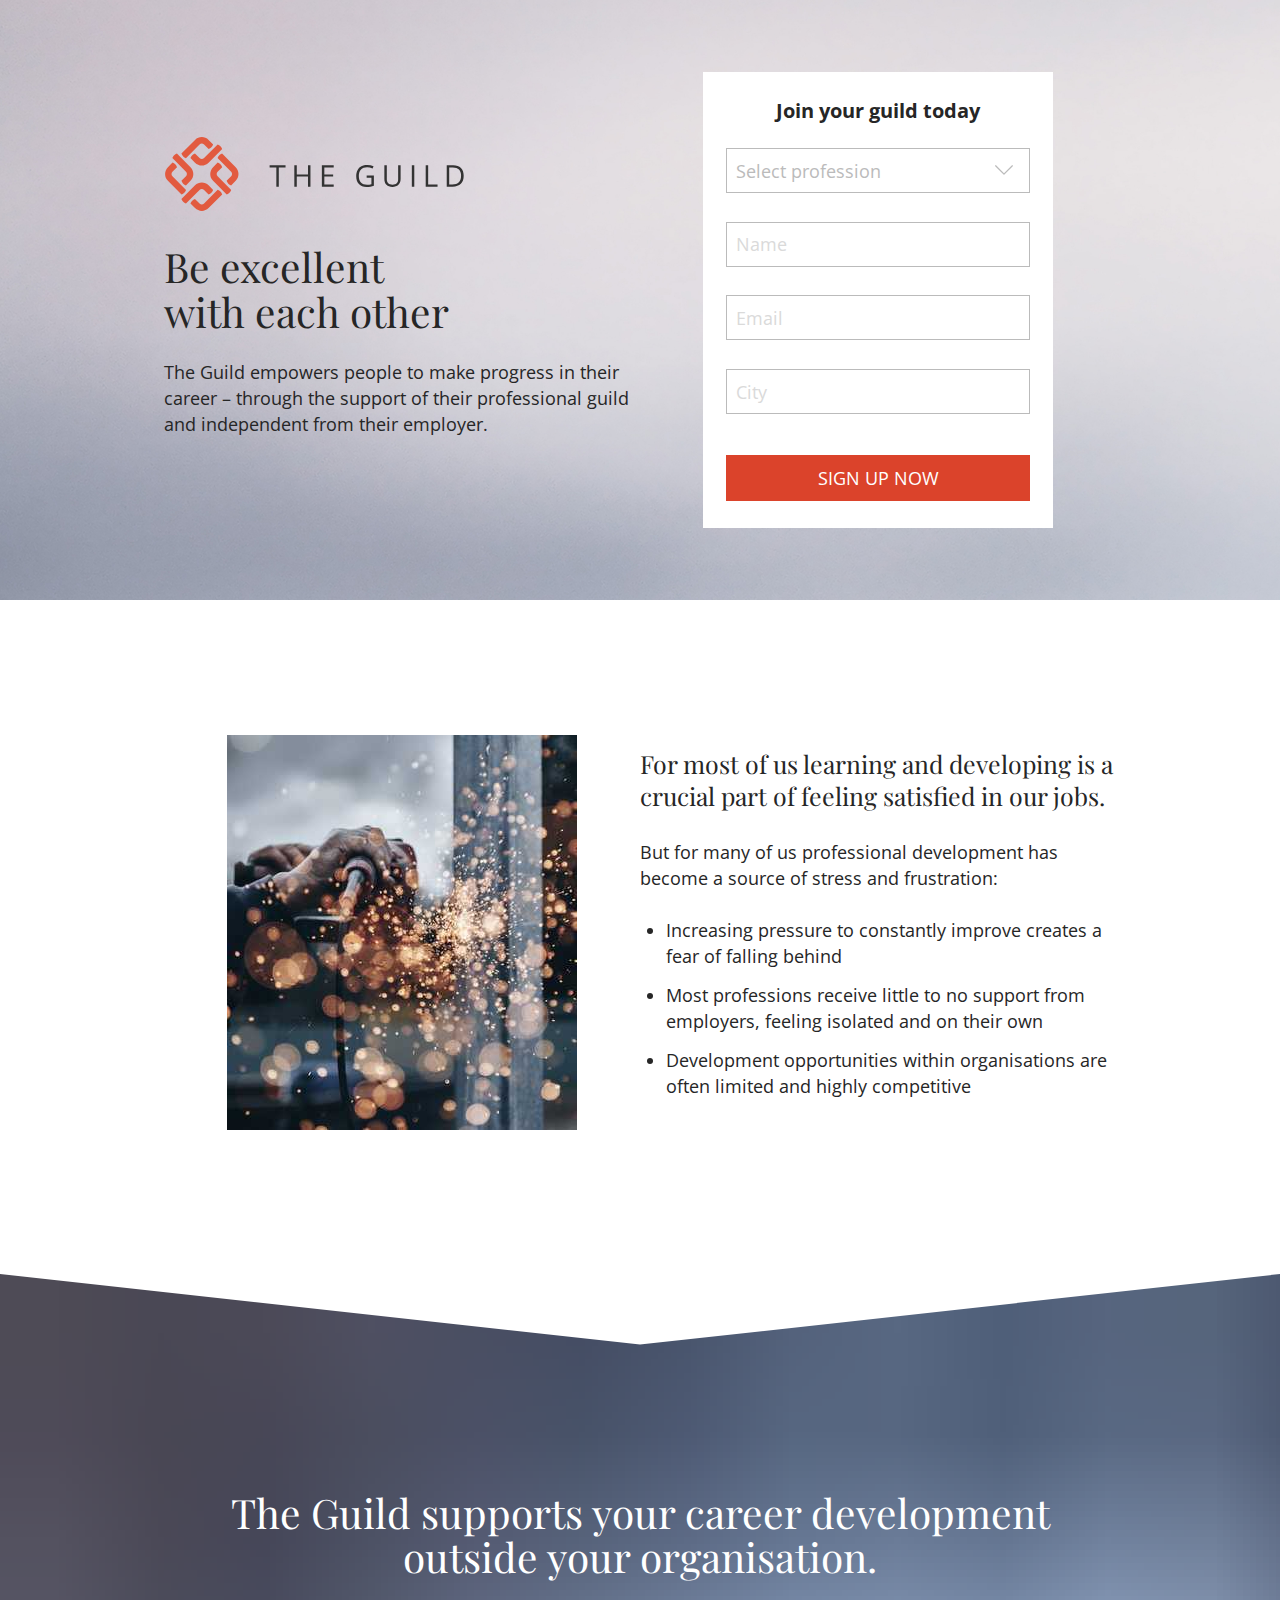
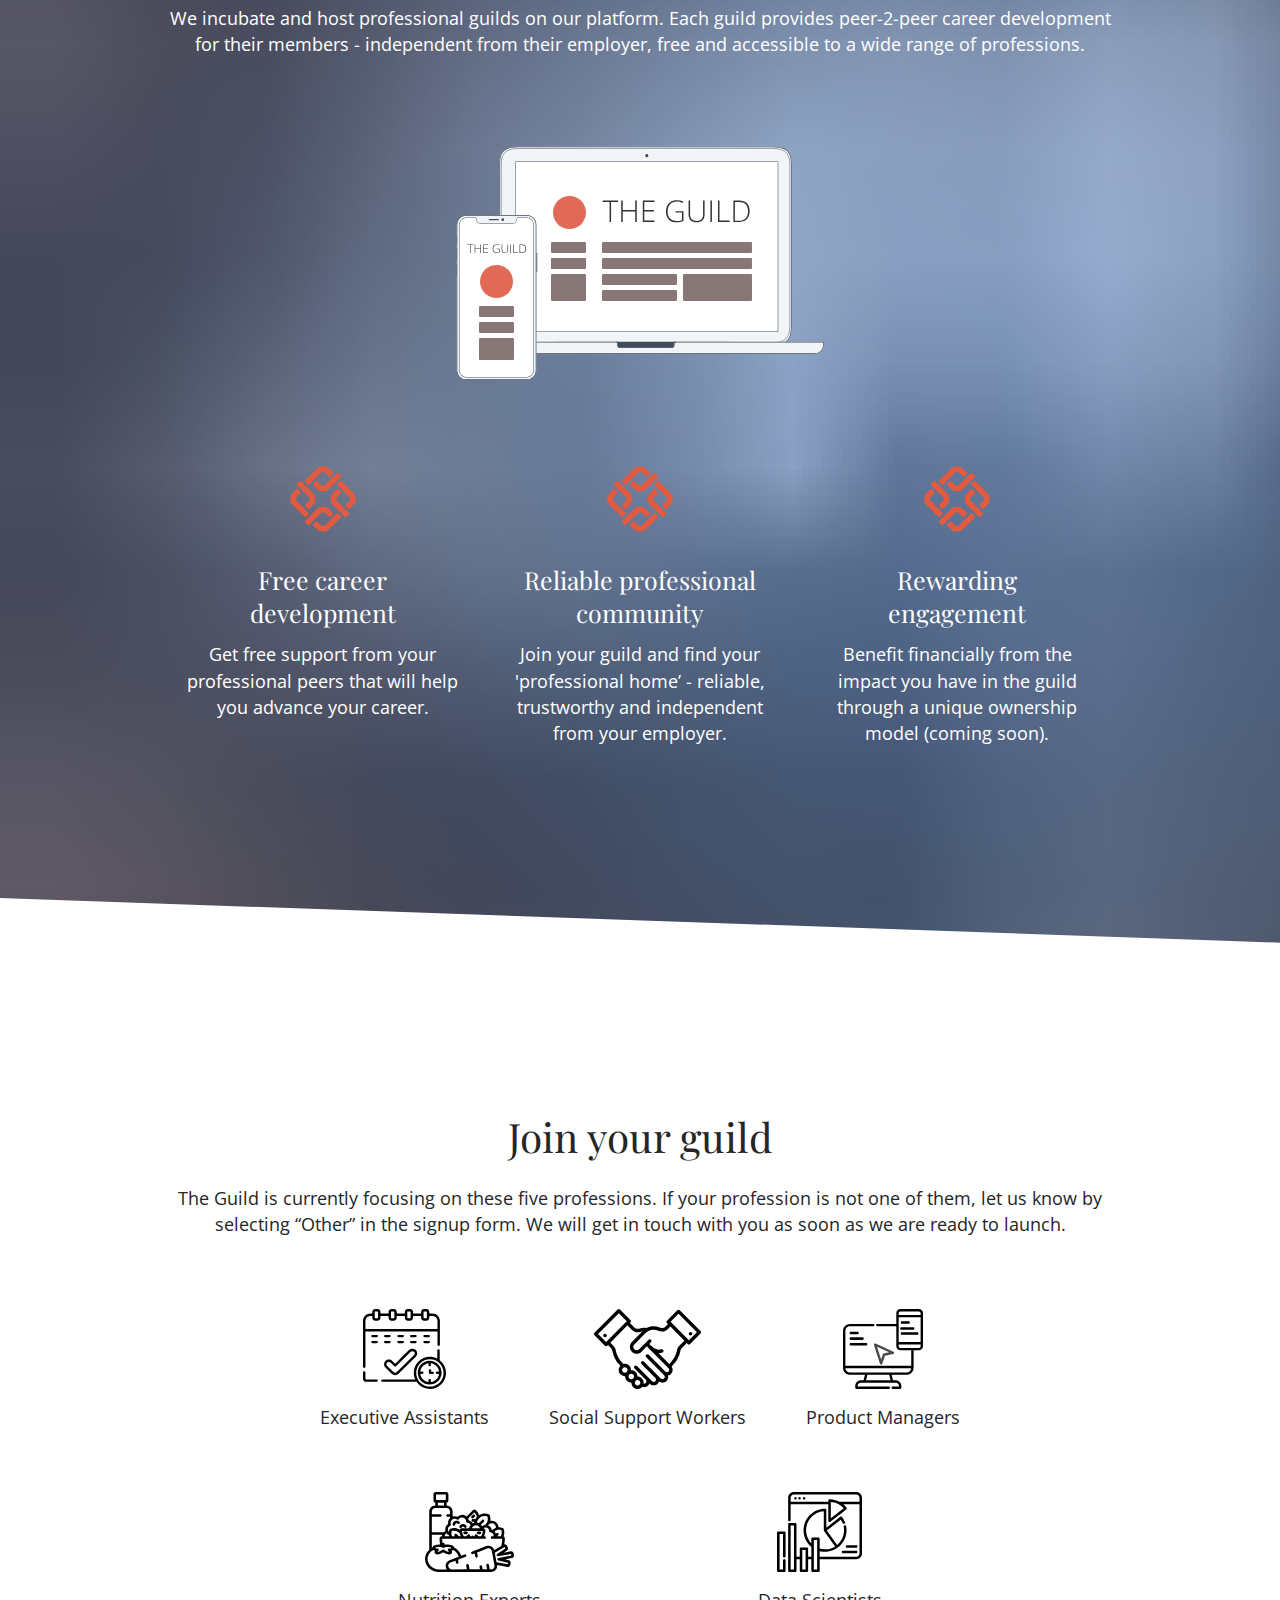
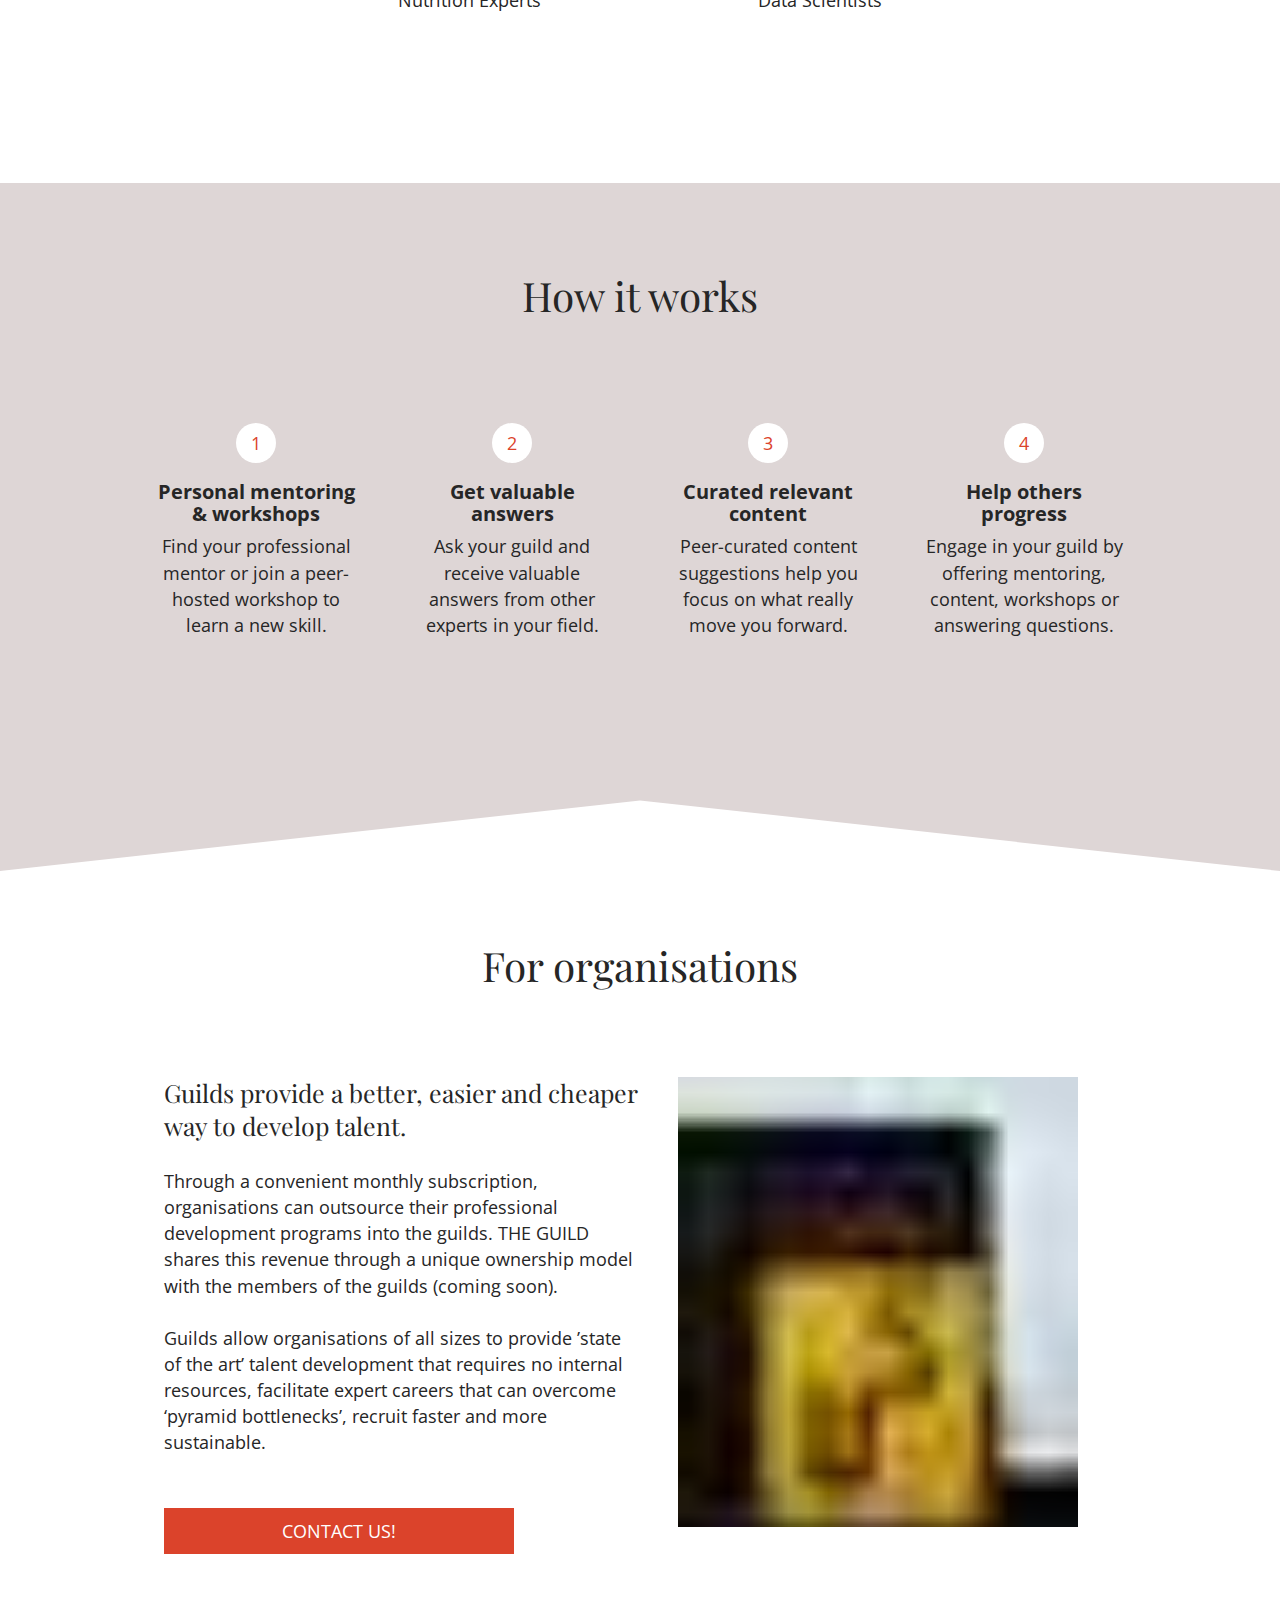
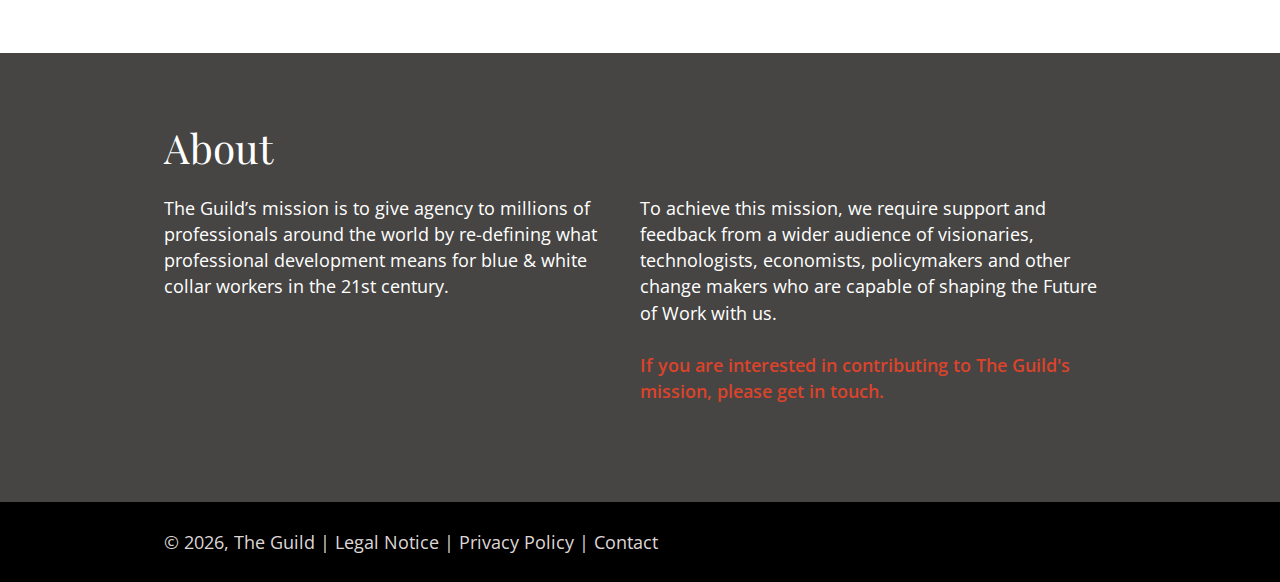
<file: index.html>
<!DOCTYPE html><html lang="en"><head><meta charSet="utf-8"/><meta http-equiv="x-ua-compatible" content="ie=edge"/><meta name="viewport" content="width=device-width, initial-scale=1, shrink-to-fit=no"/><style data-href="/component---src-pages-index-js.fa36846cf24c46217c77.css">.signupForm{margin:0 auto;background:var(--white);width:100%;max-width:350px;padding:1.5rem 1.2rem 0;border:1px solid transparent}.thankYouMessage{min-height:550px;display:flex;align-items:center}.signupForm button{width:100%;padding:10px 40px;color:var(--white);background:var(--accent);text-transform:uppercase;text-decoration:none;border:none;cursor:pointer}.signupForm .error{line-height:.8rem}.signupForm .error,.signupForm .error a{color:var(--accent)}.input{text-align:left}.input input{-webkit-appearance:none;-moz-appearance:none;appearance:none;border-radius:0;width:100%;height:2.5rem;padding:.5rem;border:1px solid var(--light-grey)}.input input::-webkit-input-placeholder{color:var(--light-grey)}.input input::-ms-input-placeholder{color:var(--light-grey)}.input input::placeholder{color:var(--light-grey)}.input.error input{display:block;border:1px solid var(--accent)}.input .errorBlock{height:.8rem;color:var(--accent);margin-bottom:.8rem}.select{width:100%;text-align:left}.select select{-webkit-appearance:none;-moz-appearance:none;appearance:none;background:transparent url([data-uri]) no-repeat 100%;background-size:20px 20px;background-position:right 15px center;border-radius:unset;border:1px solid var(--light-grey);color:var(--dark-grey);width:100%;height:2.5rem;padding:.5rem}.select.error select{display:block;border:1px solid var(--accent)}.select .errorBlock{height:.8rem;color:var(--accent);margin-bottom:.8rem}.heroSection{padding:4em 0}.heroSection .desktop{align-items:center}.heroSection .desktop img{width:300px}#maintitle{font-size:40.5px;line-height:1.1em}.heroSection .desktop>div:first-child{text-align:left}.challenge{padding:6em 0;background:var(--white)}.challenge .image{max-width:350px;margin:1.5em auto 2em}.challenge .desktop{align-items:center;text-align:left}.benefit{margin:3em 1em}.benefit h3{margin-bottom:.5em}.theGuild{padding:0;color:var(--white)}.theGuild .content{padding:4em 2em}.theGuild .divider{width:100%;height:8em;margin:0;display:block}.theGuild .bg{-webkit-transform:skewY(2deg);transform:skewY(2deg);-webkit-transform-origin:top left;transform-origin:top left;height:8em;background:var(--white)}.theGuild .illustration{margin-top:3.5em}.professions{padding:4em 0;background:var(--white)}.professions .profession{margin:3em 0}.professions .profession img{max-height:80px;margin-bottom:.5em}.professions .desktop{max-width:700px;margin:3em auto}.professions .desktop .profession{margin:1em 0}.professions .desktop>div{display:flex;justify-content:space-around}.step{margin:1.5rem}.step h4{margin-bottom:.5rem}.numberCircle{margin:1rem auto;border-radius:50%;width:40px;line-height:40px;background:var(--white);color:var(--accent);text-align:center}.howItWorks{padding:0;background:var(--primary)}.howItWorks .content{padding:5em 0 2em}.howItWorks .divider{width:100%;height:8em;-webkit-transform:rotate(180deg);transform:rotate(180deg);margin:0;display:block}.howItWorks .mobile .step{margin:3rem 0}.howItWorks .desktop>div{margin-top:60px;display:flex;justify-content:space-between}.howItWorks .desktop>div>*{flex-grow:1;flex-basis:0}.organisations{padding:4em 0;background:var(--white)}.organisations a{display:inline-block;margin:1.5rem auto 0;width:100%;max-width:350px;padding:10px 0;color:var(--white);background:var(--accent);text-transform:uppercase;text-decoration:none;border:none;cursor:pointer;text-align:center}.organisations .desktop{margin-top:5rem;text-align:left}.organisations .image{max-width:400px;margin:0 auto 2em}.organisations .mobile .image{height:350px}.organisations .desktop .image{height:450px}.about{padding:4em 0;background:var(--secondary);color:var(--white)}.about .desktop{text-align:left;max-width:100%}.about .desktop>div{display:flex;justify-content:space-between}.about .desktop>div>*{padding-right:15px;flex-grow:1;flex-basis:0}#contactus{color:var(--accent);font-weight:600}</style><style data-href="/1.521c49d6eae3dfde646e.css">.footer{padding:1.5em 0;background:var(--black)}.footer,.footer a{color:var(--primary)}.footer a{text-decoration:none;cursor:pointer}.footer p{margin-bottom:.5rem}.footer .desktop{text-align:left}.cc-about{display:none}body>div:nth-child(4)>div>div.cc-dialog-container.visible>div>div.cc-actions>a.cc-primary-btn:hover,body>div:nth-child(4)>div>div.cc-settings.cc-position-left.visible>div:first-child>a.cc-save-btn:hover{background:var(--accent);color:var(--white)}:root{--primary:#ded6d6;--secondary:#464543;--accent:#db432b;--white:#fff;--dark-grey:#262626;--light-grey:#bbb;--black:#000}html{font-family:Open Sans,sans-serif;-ms-text-size-adjust:100%;-webkit-text-size-adjust:100%}body{margin:0}article,aside,details,figcaption,figure,footer,header,main,menu,nav,section,summary{display:block}audio,canvas,progress,video{display:inline-block}audio:not([controls]){display:none;height:0}progress{vertical-align:baseline}[hidden],template{display:none}a{color:var(--accent);background-color:transparent;-webkit-text-decoration-skip:objects}a:active,a:hover{outline-width:0}abbr[title]{border-bottom:none;text-decoration:underline;-webkit-text-decoration:underline dotted;text-decoration:underline dotted}b,strong{font-weight:inherit;font-weight:bolder}dfn{font-style:italic}h1{font-size:2em;margin:.67em 0}mark{background-color:#ff0;color:#000}small{font-size:80%}sub,sup{font-size:75%;line-height:0;position:relative;vertical-align:baseline}sub{bottom:-.25em}sup{top:-.5em}img{border-style:none}svg:not(:root){overflow:hidden}code,kbd,pre,samp{font-family:monospace,monospace;font-size:1em}figure{margin:1em 40px}hr{box-sizing:content-box;height:0;overflow:visible}button,input,optgroup,select,textarea{font:inherit;margin:0}optgroup{font-weight:700}button,input{overflow:visible}button,select{text-transform:none}[type=reset],[type=submit],button,html [type=button]{-webkit-appearance:button}[type=button]::-moz-focus-inner,[type=reset]::-moz-focus-inner,[type=submit]::-moz-focus-inner,button::-moz-focus-inner{border-style:none;padding:0}[type=button]:-moz-focusring,[type=reset]:-moz-focusring,[type=submit]:-moz-focusring,button:-moz-focusring{outline:1px dotted ButtonText}fieldset{border:1px solid silver;margin:0 2px;padding:.35em .625em .75em}legend{box-sizing:border-box;color:inherit;display:table;max-width:100%;padding:0;white-space:normal}textarea{overflow:auto}[type=checkbox],[type=radio]{box-sizing:border-box;padding:0}[type=number]::-webkit-inner-spin-button,[type=number]::-webkit-outer-spin-button{height:auto}[type=search]{-webkit-appearance:textfield;outline-offset:-2px}[type=search]::-webkit-search-cancel-button,[type=search]::-webkit-search-decoration{-webkit-appearance:none}::-webkit-input-placeholder{color:inherit;opacity:.54}::-webkit-file-upload-button{-webkit-appearance:button;font:inherit}html{font:112.5%/1.45em georgia,serif;box-sizing:border-box;overflow-y:scroll}*,:after,:before{box-sizing:inherit}body{color:var(--dark-grey);text-align:center;font-family:Open Sans,sans-serif;font-weight:400;word-wrap:break-word;-webkit-font-kerning:normal;font-kerning:normal;-ms-font-feature-settings:"kern","liga","clig","calt";-webkit-font-feature-settings:"kern","liga","clig","calt";font-feature-settings:"kern","liga","clig","calt"}img{max-width:100%;padding:0;margin:0 0 1.45rem}h1{font-size:2.25rem}h1,h2{padding:0;margin:0 0 1.45rem;color:inherit;font-family:-apple-system,BlinkMacSystemFont,Segoe UI,Roboto,Oxygen,Ubuntu,Cantarell,Fira Sans,Droid Sans,Helvetica Neue,sans-serif;font-weight:700;text-rendering:optimizeLegibility;line-height:1.1}h2{font-size:1.62671rem}h3{padding:0;margin:0 0 1.45rem;color:inherit;font-family:-apple-system,BlinkMacSystemFont,Segoe UI,Roboto,Oxygen,Ubuntu,Cantarell,Fira Sans,Droid Sans,Helvetica Neue,sans-serif;font-weight:700;text-rendering:optimizeLegibility;font-size:1.38316rem;line-height:1.3}h4{font-size:1.1rem}h4,h5{padding:0;margin:0 0 1.45rem;color:inherit;font-family:-apple-system,BlinkMacSystemFont,Segoe UI,Roboto,Oxygen,Ubuntu,Cantarell,Fira Sans,Droid Sans,Helvetica Neue,sans-serif;font-weight:700;text-rendering:optimizeLegibility;line-height:1.1}h5{font-size:.85028rem}h6{color:inherit;font-family:-apple-system,BlinkMacSystemFont,Segoe UI,Roboto,Oxygen,Ubuntu,Cantarell,Fira Sans,Droid Sans,Helvetica Neue,sans-serif;font-weight:700;text-rendering:optimizeLegibility;font-size:.78405rem;line-height:1.1}h6,hgroup{padding:0;margin:0 0 1.45rem}ol,ul{padding:0;margin:0 0 1.45rem 1.45rem;list-style-position:outside;list-style-image:none}dd,dl,figure,p{padding:0;margin:0 0 1.45rem}pre{margin:0 0 1.45rem;font-size:.85rem;line-height:1.42;background:rgba(0,0,0,.04);border-radius:3px;overflow:auto;word-wrap:normal;padding:1.45rem}table{font-size:1rem;line-height:1.45rem;border-collapse:collapse;width:100%}fieldset,table{padding:0;margin:0 0 1.45rem}blockquote{padding:0;margin:0 1.45rem 1.45rem}form,iframe,noscript{padding:0;margin:0 0 1.45rem}hr{padding:0;margin:0 0 calc(1.45rem - 1px);background:rgba(0,0,0,.2);border:none;height:1px}address{padding:0;margin:0 0 1.45rem}b,dt,strong,th{font-weight:700}li{margin-bottom:.725rem}ol li,ul li{padding-left:0}li>ol,li>ul{margin-left:1.45rem;margin-bottom:.725rem;margin-top:.725rem}blockquote :last-child,li :last-child,p :last-child{margin-bottom:0}li>p{margin-bottom:.725rem}code,kbd,samp{font-size:.85rem;line-height:1.45rem}abbr,abbr[title],acronym{border-bottom:1px dotted rgba(0,0,0,.5);cursor:help}abbr[title]{text-decoration:none}td,th,thead{text-align:left}td,th{border-bottom:1px solid rgba(0,0,0,.12);font-feature-settings:"tnum";-moz-font-feature-settings:"tnum";-ms-font-feature-settings:"tnum";-webkit-font-feature-settings:"tnum";padding:.725rem .96667rem calc(.725rem - 1px)}td:first-child,th:first-child{padding-left:0}td:last-child,th:last-child{padding-right:0}code,tt{background-color:rgba(0,0,0,.04);border-radius:3px;font-family:SFMono-Regular,Consolas,Roboto Mono,Droid Sans Mono,Liberation Mono,Menlo,Courier,monospace;padding:.2em 0}pre code{background:none;line-height:1.42}code:after,code:before,tt:after,tt:before{letter-spacing:-.2em;content:" "}pre code:after,pre code:before,pre tt:after,pre tt:before{content:""}@media only screen and (max-width:480px){html{font-size:100%}}h1,h2,h3{font-family:Playfair Display,serif;font-weight:100}h4,h5,h6{font-family:Open Sans,sans-serif;font-weight:700}.page{display:flex;min-height:100vh;flex-direction:column;justify-content:space-between}.content{margin:0 auto;padding:0 2em;max-width:1024px}.flex{display:flex;justify-content:space-between}.flex>*{flex-grow:1;flex-basis:0}@media (max-width:960px){.desktop{display:none}}@media (min-width:960px){.mobile{display:none}}</style><meta name="generator" content="Gatsby 2.0.111"/><title data-react-helmet="true">The Guild</title><link data-react-helmet="true" href="https://fonts.googleapis.com/css?family=Playfair+Display:700|Open+Sans:400,700" rel="stylesheet"/><meta data-react-helmet="true" name="description" content="The Guild Website"/><meta data-react-helmet="true" property="og:title" content="The Guild"/><meta data-react-helmet="true" property="og:description" content="The Guild Website"/><meta data-react-helmet="true" property="og:type" content="website"/><meta data-react-helmet="true" name="keywords" content="the-guild, die-gilde"/><script data-react-helmet="true" async="" src="https://www.googletagmanager.com/gtag/js?id=UA-134210860-1"></script><script data-react-helmet="true" type="text/javascript">
          var gtagId = 'UA-134210860-1';
          window['ga-disable-' + gtagId] = true;
          window.dataLayer = window.dataLayer || [];
          function gtag(){dataLayer.push(arguments);}
          gtag('js', new Date());
         </script><script data-react-helmet="true" src="https://cookiehub.net/cc/5a3c3724.js"></script><script data-react-helmet="true" type="text/javascript">
        window.addEventListener("load", function() {
        window.cookieconsent.initialise({
          onInitialise: function(status) {
            if (this.hasConsented('required')) {
            }
            if (this.hasConsented('analytics')) {
              window['ga-disable-UA-134210860-1'] = false;
              gtag('config', gtagId);
            }
            if (this.hasConsented('marketing')) {
            }
          },
          onAllow: function(category) {
            if (category == 'required') {
            }
            if (category == 'analytics') {
              window['ga-disable-UA-134210860-1'] = false;
              gtag('config', gtagId);
            }
            if (category == 'marketing') {
            }
          },
          onRevoke: function(category) {
            if (category == 'required') {
            }
            if (category == 'analytics') {
              window['ga-disable-UA-134210860-1'] = true;
            }
            if (category == 'marketing') {
            }
          }
        })
        });
        </script><link rel="shortcut icon" href="/icons/icon-48x48.png"/><link rel="manifest" href="/manifest.webmanifest"/><meta name="theme-color" content="#663399"/><link rel="apple-touch-icon" sizes="48x48" href="/icons/icon-48x48.png"/><link rel="apple-touch-icon" sizes="72x72" href="/icons/icon-72x72.png"/><link rel="apple-touch-icon" sizes="96x96" href="/icons/icon-96x96.png"/><link rel="apple-touch-icon" sizes="144x144" href="/icons/icon-144x144.png"/><link rel="apple-touch-icon" sizes="192x192" href="/icons/icon-192x192.png"/><link rel="apple-touch-icon" sizes="256x256" href="/icons/icon-256x256.png"/><link rel="apple-touch-icon" sizes="384x384" href="/icons/icon-384x384.png"/><link rel="apple-touch-icon" sizes="512x512" href="/icons/icon-512x512.png"/><link as="script" rel="preload" href="/webpack-runtime-b5956b37f09dc123a232.js"/><link as="script" rel="preload" href="/app-dac3057324e2b9667fba.js"/><link as="script" rel="preload" href="/0-9ab6489f97dce80dbbdb.js"/><link as="script" rel="preload" href="/9-1fe8cdfee40d468984a6.js"/><link as="script" rel="preload" href="/1-85fb29142cc0adb4c6dc.js"/><link as="script" rel="preload" href="/component---src-pages-index-js-c1064cedae87227fc420.js"/><link as="fetch" rel="preload" href="/static/d/173/path---index-6a9-NZuapzHg3X9TaN1iIixfv1W23E.json" crossOrigin="use-credentials"/></head><body><noscript id="gatsby-noscript">This app works best with JavaScript enabled.</noscript><div id="___gatsby"><div style="outline:none" tabindex="-1" role="group"><div class="page"><main><section class="heroSection gatsby-background-image-mupvwgz gatsby-image-wrapper" style="position:relative;overflow:hidden"><style>
          .gatsby-background-image-mupvwgz:before,
          .gatsby-background-image-mupvwgz:after {
            content: '';
            display: block;
            position: absolute;
            width: 100%;
            height: 100%;
            top: 0;
            left: 0;
            -webkit-background-size: cover;
            -moz-background-size: cover;
            -o-background-size: cover;
            background-size: cover;
            transition: opacity 0.25s ease-in-out;
            -webkit-transition: opacity 0.25s ease-in-out;
            -moz-transition: opacity 0.25s ease-in-out;
            -o-transition: opacity 0.25s ease-in-out;
          }
          .gatsby-background-image-mupvwgz:before {
            z-index: -101;
            background-color: undefined;
            background-image: url([data-uri]);
            background-repeat: no-repeat;
          }
          .gatsby-background-image-mupvwgz:after {
            z-index: -100;
            background-image: url([data-uri]);
            background-repeat: no-repeat;
            opacity: 0;
          }
        </style><noscript><picture><source type='image/webp' srcSet="/static/013e21ad80787121bc0065424313c7d9/9bf8d/herosection-background.webp 642w,
/static/013e21ad80787121bc0065424313c7d9/0ec7e/herosection-background.webp 1284w,
/static/013e21ad80787121bc0065424313c7d9/01faf/herosection-background.webp 2568w,
/static/013e21ad80787121bc0065424313c7d9/4976d/herosection-background.webp 3852w,
/static/013e21ad80787121bc0065424313c7d9/d7245/herosection-background.webp 5136w,
/static/013e21ad80787121bc0065424313c7d9/a02bd/herosection-background.webp 5227w" sizes="(max-width: 2568px) 100vw, 2568px" /><source srcSet="/static/013e21ad80787121bc0065424313c7d9/506ee/herosection-background.jpg 642w,
/static/013e21ad80787121bc0065424313c7d9/58247/herosection-background.jpg 1284w,
/static/013e21ad80787121bc0065424313c7d9/90e51/herosection-background.jpg 2568w,
/static/013e21ad80787121bc0065424313c7d9/5c91b/herosection-background.jpg 3852w,
/static/013e21ad80787121bc0065424313c7d9/42519/herosection-background.jpg 5136w,
/static/013e21ad80787121bc0065424313c7d9/a55d4/herosection-background.jpg 5227w" sizes="(max-width: 2568px) 100vw, 2568px" /><img src="/static/013e21ad80787121bc0065424313c7d9/90e51/herosection-background.jpg" alt="" style="position:absolute;top:0;left:0;transition:opacity 0.5s;transition-delay:0.5s;opacity:1;width:100%;height:100%;object-fit:cover;object-position:center"/></picture></noscript><div class="content"><div class="mobile"><img src="[data-uri]" alt="The Guild Logo"/><h2 id="maintitle">Be excellent <br/> with each other</h2><p>The Guild empowers people to make progress in their career – through the support of their professional guild and independent from their employer.</p><div id="signup_form" class="signupForm"><form><h4>Join your guild today</h4><div class="select"><select name="PROF" style="color:#bbbbbb"><option selected="" value="" disabled="">Select profession</option><option value="Data Scientists">Data Scientists</option><option value="Executive Assistants">Executive Assistants</option><option value="HR">HR</option><option value="Product Manager">Product Manager</option><option value="Nutritionists">Nutritionists</option><option value="Social Support Professionals">Social Support Professionals</option><option value="Other">Other – please specify below</option></select><p class="errorBlock"><small></small></p></div><div class="input"><input type="text" placeholder="Name" value="" name="NAME"/><p class="errorBlock"><small></small></p></div><div class="input"><input type="text" placeholder="Email" value="" name="EMAIL"/><p class="errorBlock"><small></small></p></div><div class="input"><input type="text" placeholder="City" value="" name="CITY"/><p class="errorBlock"><small></small></p></div><div style="position:absolute;left:-5000px" aria-hidden="true"><input type="text" name="b_8139f4826471cfd00539f64b7_d94c5e191e" tabindex="-1"/></div><p class="error"><small></small></p><button type="submit">Sign up now</button></form></div></div><div class="desktop flex"><div><img src="[data-uri]" alt="The Guild Logo"/><h2 id="maintitle">Be excellent <br/> with each other</h2><p>The Guild empowers people to make progress in their career – through the support of their professional guild and independent from their employer.</p></div><div><div id="signup_form" class="signupForm"><form><h4>Join your guild today</h4><div class="select"><select name="PROF" style="color:#bbbbbb"><option selected="" value="" disabled="">Select profession</option><option value="Data Scientists">Data Scientists</option><option value="Executive Assistants">Executive Assistants</option><option value="HR">HR</option><option value="Product Manager">Product Manager</option><option value="Nutritionists">Nutritionists</option><option value="Social Support Professionals">Social Support Professionals</option><option value="Other">Other – please specify below</option></select><p class="errorBlock"><small></small></p></div><div class="input"><input type="text" placeholder="Name" value="" name="NAME"/><p class="errorBlock"><small></small></p></div><div class="input"><input type="text" placeholder="Email" value="" name="EMAIL"/><p class="errorBlock"><small></small></p></div><div class="input"><input type="text" placeholder="City" value="" name="CITY"/><p class="errorBlock"><small></small></p></div><div style="position:absolute;left:-5000px" aria-hidden="true"><input type="text" name="b_8139f4826471cfd00539f64b7_d94c5e191e" tabindex="-1"/></div><p class="error"><small></small></p><button type="submit">Sign up now</button></form></div></div></div></div></section><div class="challenge"><div class="content"><div class="mobile"><div class="image gatsby-image-wrapper" style="position:relative;overflow:hidden"><div style="width:100%;padding-bottom:112.75%"></div><img src="[data-uri]" alt="" style="position:absolute;top:0;left:0;width:100%;height:100%;object-fit:cover;object-position:center;opacity:1;transition:opacity 0.5s;transition-delay:0.25s"/><noscript><picture><source srcSet="/static/9e60d492484f8ee9c781a71884e4b027/1d4ce/challenge-new.jpg 88w,
/static/9e60d492484f8ee9c781a71884e4b027/48358/challenge-new.jpg 175w,
/static/9e60d492484f8ee9c781a71884e4b027/716f8/challenge-new.jpg 350w,
/static/9e60d492484f8ee9c781a71884e4b027/2f84b/challenge-new.jpg 525w,
/static/9e60d492484f8ee9c781a71884e4b027/67cfb/challenge-new.jpg 700w,
/static/9e60d492484f8ee9c781a71884e4b027/83a9f/challenge-new.jpg 800w" sizes="(max-width: 350px) 100vw, 350px" /><img src="/static/9e60d492484f8ee9c781a71884e4b027/716f8/challenge-new.jpg" alt="" style="position:absolute;top:0;left:0;transition:opacity 0.5s;transition-delay:0.5s;opacity:1;width:100%;height:100%;object-fit:cover;object-position:center"/></picture></noscript></div><h3>For most of us learning and developing is a crucial part of feeling satisfied in our jobs.</h3><p>But for many of us professional development has become a source of stress and frustration:<br/>We are scared of falling behind while in most professions we receive little to no support from our employers.</p></div><div class="desktop flex"><div><div class="image gatsby-image-wrapper" style="position:relative;overflow:hidden"><div style="width:100%;padding-bottom:112.75%"></div><img src="[data-uri]" alt="" style="position:absolute;top:0;left:0;width:100%;height:100%;object-fit:cover;object-position:center;opacity:1;transition:opacity 0.5s;transition-delay:0.25s"/><noscript><picture><source srcSet="/static/9e60d492484f8ee9c781a71884e4b027/1d4ce/challenge-new.jpg 88w,
/static/9e60d492484f8ee9c781a71884e4b027/48358/challenge-new.jpg 175w,
/static/9e60d492484f8ee9c781a71884e4b027/716f8/challenge-new.jpg 350w,
/static/9e60d492484f8ee9c781a71884e4b027/2f84b/challenge-new.jpg 525w,
/static/9e60d492484f8ee9c781a71884e4b027/67cfb/challenge-new.jpg 700w,
/static/9e60d492484f8ee9c781a71884e4b027/83a9f/challenge-new.jpg 800w" sizes="(max-width: 350px) 100vw, 350px" /><img src="/static/9e60d492484f8ee9c781a71884e4b027/716f8/challenge-new.jpg" alt="" style="position:absolute;top:0;left:0;transition:opacity 0.5s;transition-delay:0.5s;opacity:1;width:100%;height:100%;object-fit:cover;object-position:center"/></picture></noscript></div></div><div><h3>For most of us learning and developing is a crucial part of feeling satisfied in our jobs.</h3><p>But for many of us professional development has become a source of stress and frustration:</p><ul><li>Increasing pressure to constantly improve creates a fear of falling behind</li><li>Most professions receive little to no support from employers, feeling isolated and on their own</li><li>Development opportunities within organisations are often limited and highly competitive</li></ul></div></div></div></div><section class="theGuild gatsby-background-image-lfzjoo gatsby-image-wrapper" style="position:relative;overflow:hidden"><style>
          .gatsby-background-image-lfzjoo:before,
          .gatsby-background-image-lfzjoo:after {
            content: '';
            display: block;
            position: absolute;
            width: 100%;
            height: 100%;
            top: 0;
            left: 0;
            -webkit-background-size: cover;
            -moz-background-size: cover;
            -o-background-size: cover;
            background-size: cover;
            transition: opacity 0.25s ease-in-out;
            -webkit-transition: opacity 0.25s ease-in-out;
            -moz-transition: opacity 0.25s ease-in-out;
            -o-transition: opacity 0.25s ease-in-out;
          }
          .gatsby-background-image-lfzjoo:before {
            z-index: -101;
            background-color: undefined;
            background-image: url([data-uri]);
            background-repeat: no-repeat;
          }
          .gatsby-background-image-lfzjoo:after {
            z-index: -100;
            background-image: url([data-uri]);
            background-repeat: no-repeat;
            opacity: 0;
          }
        </style><noscript><picture><source type='image/webp' srcSet="/static/1453f34cd1d1a8d83b9fc7c189cff458/9bf8d/the-guild-background3.webp 642w,
/static/1453f34cd1d1a8d83b9fc7c189cff458/0ec7e/the-guild-background3.webp 1284w,
/static/1453f34cd1d1a8d83b9fc7c189cff458/01faf/the-guild-background3.webp 2568w,
/static/1453f34cd1d1a8d83b9fc7c189cff458/47b77/the-guild-background3.webp 2896w" sizes="(max-width: 2568px) 100vw, 2568px" /><source srcSet="/static/1453f34cd1d1a8d83b9fc7c189cff458/506ee/the-guild-background3.jpg 642w,
/static/1453f34cd1d1a8d83b9fc7c189cff458/58247/the-guild-background3.jpg 1284w,
/static/1453f34cd1d1a8d83b9fc7c189cff458/90e51/the-guild-background3.jpg 2568w,
/static/1453f34cd1d1a8d83b9fc7c189cff458/2c02a/the-guild-background3.jpg 2896w" sizes="(max-width: 2568px) 100vw, 2568px" /><img src="/static/1453f34cd1d1a8d83b9fc7c189cff458/90e51/the-guild-background3.jpg" alt="" style="position:absolute;top:0;left:0;transition:opacity 0.5s;transition-delay:0.5s;opacity:1;width:100%;height:100%;object-fit:cover;object-position:center"/></picture></noscript><img src="[data-uri]" class="divider" alt="divider"/><div class="content"><h1>The Guild supports your career development outside your organisation.</h1><p>We incubate and host professional guilds on our platform. Each guild provides peer-2-peer career development for their members - independent from their employer, free and accessible to a wide range of professions.</p><img class="illustration" src="/static/the-guild-a5326eaa1b1a527aeec62fb451b297c1.svg" alt="What is The Guild illustration"/><div class="desktop flex"><div class="benefit"><img src="[data-uri]" alt="The Guild Logo"/><h3><span>Free career<br/>development</span></h3><p>Get free support from your professional peers that will help you advance your career.</p></div><div class="benefit"><img src="[data-uri]" alt="The Guild Logo"/><h3><span>Reliable professional<br/>community</span></h3><p>Join your guild and find your &#x27;professional home’ - reliable, trustworthy and independent from your employer. </p></div><div class="benefit"><img src="[data-uri]" alt="The Guild Logo"/><h3><span>Rewarding<br/>engagement</span></h3><p>Benefit financially from the impact you have in the guild through a unique ownership model (coming soon).</p></div></div><div class="mobile"><div class="benefit"><img src="[data-uri]" alt="The Guild Logo"/><h3><span>Free career<br/>development</span></h3><p>Get free support from your professional peers that will help you advance your career.</p></div><div class="benefit"><img src="[data-uri]" alt="The Guild Logo"/><h3><span>Reliable professional<br/>community</span></h3><p>Join your guild and find your &#x27;professional home’ - reliable, trustworthy and independent from your employer. </p></div><div class="benefit"><img src="[data-uri]" alt="The Guild Logo"/><h3><span>Rewarding<br/>engagement</span></h3><p>Benefit financially from the impact you have in the guild through a unique ownership model (coming soon).</p></div></div></div><div class="bg"></div></section><div class="professions"><div class="content"><h1>Join your guild</h1><p>The Guild is currently focusing on these five professions. If your profession is not one of them, let us know by selecting “Other” in the signup form. We will get in touch with you as soon as we are ready to launch.</p><div class="desktop"><div><div class="profession"><img src="/static/executive-assistants-cb14122de73203613621e162ddfee0c7.svg" alt="Executive Assistants"/><p>Executive Assistants</p></div><div class="profession"><img src="/static/social-support-workers-b5525f273a2b9e72229ab265fa9c89ca.svg" alt="Social Support Workers"/><p>Social Support Workers</p></div><div class="profession"><img src="[data-uri]" alt="Product Managers"/><p>Product Managers</p></div></div><div><div class="profession"><img src="/static/nutrition-experts-18f9b0c74b9063ea4aead377d0f587f3.svg" alt="Nutrition Experts"/><p>Nutrition Experts</p></div><div class="profession"><img src="[data-uri]" alt="Data Scientists"/><p>Data Scientists</p></div></div></div><div class="mobile"><div><div class="profession"><img src="/static/executive-assistants-cb14122de73203613621e162ddfee0c7.svg" alt="Executive Assistants"/><p>Executive Assistants</p></div><div class="profession"><img src="/static/social-support-workers-b5525f273a2b9e72229ab265fa9c89ca.svg" alt="Social Support Workers"/><p>Social Support Workers</p></div><div class="profession"><img src="[data-uri]" alt="Product Managers"/><p>Product Managers</p></div></div><div><div class="profession"><img src="/static/nutrition-experts-18f9b0c74b9063ea4aead377d0f587f3.svg" alt="Nutrition Experts"/><p>Nutrition Experts</p></div><div class="profession"><img src="[data-uri]" alt="Data Scientists"/><p>Data Scientists</p></div></div></div></div></div><div class="howItWorks"><div class="content"><h1>How it works</h1><div class="desktop"><div><div class="step"><div class="numberCircle">1</div><h4>Personal mentoring &amp; workshops</h4><p>Find your professional mentor or join a peer-hosted workshop to learn a new skill.</p></div><div class="step"><div class="numberCircle">2</div><h4>Get valuable answers</h4><p>Ask your guild and receive valuable answers from other experts in your field.</p></div><div class="step"><div class="numberCircle">3</div><h4>Curated relevant content</h4><p>Peer-curated content suggestions help you focus on what really move you forward.</p></div><div class="step"><div class="numberCircle">4</div><h4>Help others progress</h4><p>Engage in your guild by offering mentoring, content, workshops or answering questions.</p></div></div></div><div class="mobile"><div><div class="step"><div class="numberCircle">1</div><h4>Personal mentoring &amp; workshops</h4><p>Find your professional mentor or join a peer-hosted workshop to learn a new skill.</p></div><div class="step"><div class="numberCircle">2</div><h4>Get valuable answers</h4><p>Ask your guild and receive valuable answers from other experts in your field.</p></div><div class="step"><div class="numberCircle">3</div><h4>Curated relevant content</h4><p>Peer-curated content suggestions help you focus on what really move you forward.</p></div><div class="step"><div class="numberCircle">4</div><h4>Help others progress</h4><p>Engage in your guild by offering mentoring, content, workshops or answering questions.</p></div></div></div></div><img src="[data-uri]" class="divider" alt="divider"/></div><div class="organisations"><div class="content"><h1>For organisations</h1><div class="mobile"><h3>Guilds provide a better, easier and cheaper way to develop talent.</h3><div class="image gatsby-image-wrapper" style="position:relative;overflow:hidden"><div style="width:100%;padding-bottom:150%"></div><img src="[data-uri]" alt="" style="position:absolute;top:0;left:0;width:100%;height:100%;object-fit:cover;object-position:center;opacity:1;transition:opacity 0.5s;transition-delay:0.25s"/><noscript><picture><source srcSet="/static/78182acbb83044132442f5632c9f541d/a1f01/organisations.jpg 100w,
/static/78182acbb83044132442f5632c9f541d/39446/organisations.jpg 200w,
/static/78182acbb83044132442f5632c9f541d/2f09b/organisations.jpg 400w,
/static/78182acbb83044132442f5632c9f541d/723c1/organisations.jpg 600w,
/static/78182acbb83044132442f5632c9f541d/ecee5/organisations.jpg 770w" sizes="(max-width: 400px) 100vw, 400px" /><img src="/static/78182acbb83044132442f5632c9f541d/2f09b/organisations.jpg" alt="" style="position:absolute;top:0;left:0;transition:opacity 0.5s;transition-delay:0.5s;opacity:1;width:100%;height:100%;object-fit:cover;object-position:center"/></picture></noscript></div><p>Through a convenient monthly subscription, organisations can outsource their professional development programs into the guilds. THE GUILD shares this revenue through a unique ownership model with the members of the guilds (coming soon).</p><p>Guilds allow organisations of all sizes to provide ’state of the art’ talent development that requires no internal resources, facilitate expert careers that can overcome ‘pyramid bottlenecks’, recruit faster and more sustainable.</p><p><a href="mailto:team@jointheguild.online">Contact us!</a></p></div><div class="desktop flex"><div><h3>Guilds provide a better, easier and cheaper way to develop talent.</h3><p>Through a convenient monthly subscription, organisations can outsource their professional development programs into the guilds. THE GUILD shares this revenue through a unique ownership model with the members of the guilds (coming soon).</p><p>Guilds allow organisations of all sizes to provide ’state of the art’ talent development that requires no internal resources, facilitate expert careers that can overcome ‘pyramid bottlenecks’, recruit faster and more sustainable.</p><p><a href="mailto:team@jointheguild.online">Contact us!</a></p></div><div><div class="image gatsby-image-wrapper" style="position:relative;overflow:hidden"><div style="width:100%;padding-bottom:150%"></div><img src="[data-uri]" alt="" style="position:absolute;top:0;left:0;width:100%;height:100%;object-fit:cover;object-position:center;opacity:1;transition:opacity 0.5s;transition-delay:0.25s"/><noscript><picture><source srcSet="/static/78182acbb83044132442f5632c9f541d/a1f01/organisations.jpg 100w,
/static/78182acbb83044132442f5632c9f541d/39446/organisations.jpg 200w,
/static/78182acbb83044132442f5632c9f541d/2f09b/organisations.jpg 400w,
/static/78182acbb83044132442f5632c9f541d/723c1/organisations.jpg 600w,
/static/78182acbb83044132442f5632c9f541d/ecee5/organisations.jpg 770w" sizes="(max-width: 400px) 100vw, 400px" /><img src="/static/78182acbb83044132442f5632c9f541d/2f09b/organisations.jpg" alt="" style="position:absolute;top:0;left:0;transition:opacity 0.5s;transition-delay:0.5s;opacity:1;width:100%;height:100%;object-fit:cover;object-position:center"/></picture></noscript></div></div></div></div></div><div class="about"><div class="content"><div class="desktop"><h1>About</h1><div><p>The Guild’s mission is to give agency to millions of professionals around the world by re-defining what professional development means for blue &amp; white collar workers in the 21st century.</p><p>To achieve this mission, we require support and feedback from a wider audience of visionaries, technologists, economists, policymakers and other change makers who are capable of shaping the Future of Work with us.</p></div><div><p></p><p id="contactus"> If you are interested in contributing to The Guild&#x27;s mission, please get in touch.</p></div></div><div class="mobile"><h1>About</h1><div><p>The Guild’s mission is to give agency to millions of professionals around the world by re-defining what professional development means for blue &amp; white collar workers in the 21st century.</p><p>To achieve this mission, we require support and feedback from a wider audience of visionaries, technologists, economists, policymakers and other change makers who are capable of shaping the Future of Work with us.</p></div><div><p></p><p id="contactus"> If you are interested in contributing to The Guild&#x27;s mission, please get in touch.</p></div></div></div></div></main><footer class="footer"><div class="content"><div class="desktop">© <!-- -->2019<!-- -->, The Guild | <a href="/legal-notice">Legal Notice</a> | <a href="/privacy-policy">Privacy Policy</a> | <a href="mailto:team@jointheguild.online">Contact</a></div><div class="mobile"><p>© <!-- -->2019<!-- -->, The Guild</p><p><a href="/legal-notice">Legal Notice</a></p><p><a href="/privacy-policy">Privacy Policy</a></p><p><a href="mailto:team@jointheguild.online">Contact</a></p></div></div></footer></div></div></div><script id="gatsby-script-loader">/*<![CDATA[*/window.page={"componentChunkName":"component---src-pages-index-js","jsonName":"index","path":"/"};window.dataPath="173/path---index-6a9-NZuapzHg3X9TaN1iIixfv1W23E";/*]]>*/</script><script id="gatsby-chunk-mapping">/*<![CDATA[*/window.___chunkMapping={"app":["/app-dac3057324e2b9667fba.js"],"component---src-pages-404-js":["/component---src-pages-404-js.521c49d6eae3dfde646e.css","/component---src-pages-404-js-34a9412902c3effc55a2.js"],"component---src-pages-index-js":["/component---src-pages-index-js.fa36846cf24c46217c77.css","/component---src-pages-index-js-c1064cedae87227fc420.js"],"component---src-pages-legal-notice-js":["/component---src-pages-legal-notice-js.8318d8f0835aff50415a.css","/component---src-pages-legal-notice-js-b85beff9d158aba526c5.js"],"component---src-pages-privacy-policy-js":["/component---src-pages-privacy-policy-js.ca63d0e709ea23454392.css","/component---src-pages-privacy-policy-js-cd82df746e42da6c4bf5.js"],"pages-manifest":["/pages-manifest-580788cacac6abc7771e.js"]};/*]]>*/</script><script src="/component---src-pages-index-js-c1064cedae87227fc420.js" async=""></script><script src="/1-85fb29142cc0adb4c6dc.js" async=""></script><script src="/9-1fe8cdfee40d468984a6.js" async=""></script><script src="/0-9ab6489f97dce80dbbdb.js" async=""></script><script src="/app-dac3057324e2b9667fba.js" async=""></script><script src="/webpack-runtime-b5956b37f09dc123a232.js" async=""></script></body></html>
</file>
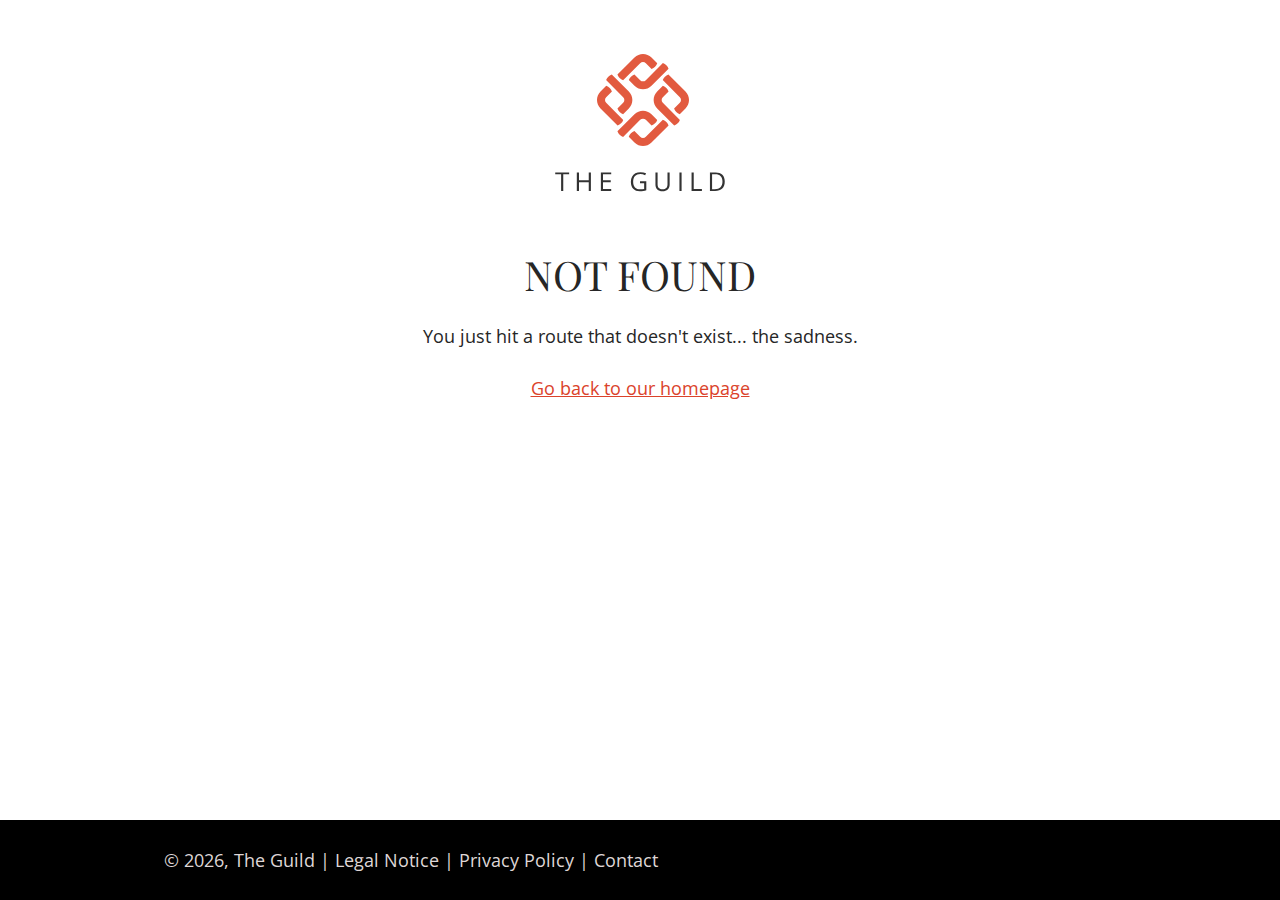
<file: 404/index.html>
<!DOCTYPE html><html lang="en"><head><meta charSet="utf-8"/><meta http-equiv="x-ua-compatible" content="ie=edge"/><meta name="viewport" content="width=device-width, initial-scale=1, shrink-to-fit=no"/><style data-href="/component---src-pages-404-js.521c49d6eae3dfde646e.css">.footer{padding:1.5em 0;background:var(--black)}.footer,.footer a{color:var(--primary)}.footer a{text-decoration:none;cursor:pointer}.footer p{margin-bottom:.5rem}.footer .desktop{text-align:left}.cc-about{display:none}body>div:nth-child(4)>div>div.cc-dialog-container.visible>div>div.cc-actions>a.cc-primary-btn:hover,body>div:nth-child(4)>div>div.cc-settings.cc-position-left.visible>div:first-child>a.cc-save-btn:hover{background:var(--accent);color:var(--white)}:root{--primary:#ded6d6;--secondary:#464543;--accent:#db432b;--white:#fff;--dark-grey:#262626;--light-grey:#bbb;--black:#000}html{font-family:Open Sans,sans-serif;-ms-text-size-adjust:100%;-webkit-text-size-adjust:100%}body{margin:0}article,aside,details,figcaption,figure,footer,header,main,menu,nav,section,summary{display:block}audio,canvas,progress,video{display:inline-block}audio:not([controls]){display:none;height:0}progress{vertical-align:baseline}[hidden],template{display:none}a{color:var(--accent);background-color:transparent;-webkit-text-decoration-skip:objects}a:active,a:hover{outline-width:0}abbr[title]{border-bottom:none;text-decoration:underline;-webkit-text-decoration:underline dotted;text-decoration:underline dotted}b,strong{font-weight:inherit;font-weight:bolder}dfn{font-style:italic}h1{font-size:2em;margin:.67em 0}mark{background-color:#ff0;color:#000}small{font-size:80%}sub,sup{font-size:75%;line-height:0;position:relative;vertical-align:baseline}sub{bottom:-.25em}sup{top:-.5em}img{border-style:none}svg:not(:root){overflow:hidden}code,kbd,pre,samp{font-family:monospace,monospace;font-size:1em}figure{margin:1em 40px}hr{box-sizing:content-box;height:0;overflow:visible}button,input,optgroup,select,textarea{font:inherit;margin:0}optgroup{font-weight:700}button,input{overflow:visible}button,select{text-transform:none}[type=reset],[type=submit],button,html [type=button]{-webkit-appearance:button}[type=button]::-moz-focus-inner,[type=reset]::-moz-focus-inner,[type=submit]::-moz-focus-inner,button::-moz-focus-inner{border-style:none;padding:0}[type=button]:-moz-focusring,[type=reset]:-moz-focusring,[type=submit]:-moz-focusring,button:-moz-focusring{outline:1px dotted ButtonText}fieldset{border:1px solid silver;margin:0 2px;padding:.35em .625em .75em}legend{box-sizing:border-box;color:inherit;display:table;max-width:100%;padding:0;white-space:normal}textarea{overflow:auto}[type=checkbox],[type=radio]{box-sizing:border-box;padding:0}[type=number]::-webkit-inner-spin-button,[type=number]::-webkit-outer-spin-button{height:auto}[type=search]{-webkit-appearance:textfield;outline-offset:-2px}[type=search]::-webkit-search-cancel-button,[type=search]::-webkit-search-decoration{-webkit-appearance:none}::-webkit-input-placeholder{color:inherit;opacity:.54}::-webkit-file-upload-button{-webkit-appearance:button;font:inherit}html{font:112.5%/1.45em georgia,serif;box-sizing:border-box;overflow-y:scroll}*,:after,:before{box-sizing:inherit}body{color:var(--dark-grey);text-align:center;font-family:Open Sans,sans-serif;font-weight:400;word-wrap:break-word;-webkit-font-kerning:normal;font-kerning:normal;-ms-font-feature-settings:"kern","liga","clig","calt";-webkit-font-feature-settings:"kern","liga","clig","calt";font-feature-settings:"kern","liga","clig","calt"}img{max-width:100%;padding:0;margin:0 0 1.45rem}h1{font-size:2.25rem}h1,h2{padding:0;margin:0 0 1.45rem;color:inherit;font-family:-apple-system,BlinkMacSystemFont,Segoe UI,Roboto,Oxygen,Ubuntu,Cantarell,Fira Sans,Droid Sans,Helvetica Neue,sans-serif;font-weight:700;text-rendering:optimizeLegibility;line-height:1.1}h2{font-size:1.62671rem}h3{padding:0;margin:0 0 1.45rem;color:inherit;font-family:-apple-system,BlinkMacSystemFont,Segoe UI,Roboto,Oxygen,Ubuntu,Cantarell,Fira Sans,Droid Sans,Helvetica Neue,sans-serif;font-weight:700;text-rendering:optimizeLegibility;font-size:1.38316rem;line-height:1.3}h4{font-size:1.1rem}h4,h5{padding:0;margin:0 0 1.45rem;color:inherit;font-family:-apple-system,BlinkMacSystemFont,Segoe UI,Roboto,Oxygen,Ubuntu,Cantarell,Fira Sans,Droid Sans,Helvetica Neue,sans-serif;font-weight:700;text-rendering:optimizeLegibility;line-height:1.1}h5{font-size:.85028rem}h6{color:inherit;font-family:-apple-system,BlinkMacSystemFont,Segoe UI,Roboto,Oxygen,Ubuntu,Cantarell,Fira Sans,Droid Sans,Helvetica Neue,sans-serif;font-weight:700;text-rendering:optimizeLegibility;font-size:.78405rem;line-height:1.1}h6,hgroup{padding:0;margin:0 0 1.45rem}ol,ul{padding:0;margin:0 0 1.45rem 1.45rem;list-style-position:outside;list-style-image:none}dd,dl,figure,p{padding:0;margin:0 0 1.45rem}pre{margin:0 0 1.45rem;font-size:.85rem;line-height:1.42;background:rgba(0,0,0,.04);border-radius:3px;overflow:auto;word-wrap:normal;padding:1.45rem}table{font-size:1rem;line-height:1.45rem;border-collapse:collapse;width:100%}fieldset,table{padding:0;margin:0 0 1.45rem}blockquote{padding:0;margin:0 1.45rem 1.45rem}form,iframe,noscript{padding:0;margin:0 0 1.45rem}hr{padding:0;margin:0 0 calc(1.45rem - 1px);background:rgba(0,0,0,.2);border:none;height:1px}address{padding:0;margin:0 0 1.45rem}b,dt,strong,th{font-weight:700}li{margin-bottom:.725rem}ol li,ul li{padding-left:0}li>ol,li>ul{margin-left:1.45rem;margin-bottom:.725rem;margin-top:.725rem}blockquote :last-child,li :last-child,p :last-child{margin-bottom:0}li>p{margin-bottom:.725rem}code,kbd,samp{font-size:.85rem;line-height:1.45rem}abbr,abbr[title],acronym{border-bottom:1px dotted rgba(0,0,0,.5);cursor:help}abbr[title]{text-decoration:none}td,th,thead{text-align:left}td,th{border-bottom:1px solid rgba(0,0,0,.12);font-feature-settings:"tnum";-moz-font-feature-settings:"tnum";-ms-font-feature-settings:"tnum";-webkit-font-feature-settings:"tnum";padding:.725rem .96667rem calc(.725rem - 1px)}td:first-child,th:first-child{padding-left:0}td:last-child,th:last-child{padding-right:0}code,tt{background-color:rgba(0,0,0,.04);border-radius:3px;font-family:SFMono-Regular,Consolas,Roboto Mono,Droid Sans Mono,Liberation Mono,Menlo,Courier,monospace;padding:.2em 0}pre code{background:none;line-height:1.42}code:after,code:before,tt:after,tt:before{letter-spacing:-.2em;content:" "}pre code:after,pre code:before,pre tt:after,pre tt:before{content:""}@media only screen and (max-width:480px){html{font-size:100%}}h1,h2,h3{font-family:Playfair Display,serif;font-weight:100}h4,h5,h6{font-family:Open Sans,sans-serif;font-weight:700}.page{display:flex;min-height:100vh;flex-direction:column;justify-content:space-between}.content{margin:0 auto;padding:0 2em;max-width:1024px}.flex{display:flex;justify-content:space-between}.flex>*{flex-grow:1;flex-basis:0}@media (max-width:960px){.desktop{display:none}}@media (min-width:960px){.mobile{display:none}}</style><meta name="generator" content="Gatsby 2.0.111"/><title data-react-helmet="true">404: Not found | The Guild</title><link data-react-helmet="true" href="https://fonts.googleapis.com/css?family=Playfair+Display:700|Open+Sans:400,700" rel="stylesheet"/><meta data-react-helmet="true" name="description" content="The Guild Website"/><meta data-react-helmet="true" property="og:title" content="404: Not found | The Guild"/><meta data-react-helmet="true" property="og:description" content="The Guild Website"/><meta data-react-helmet="true" property="og:type" content="website"/><script data-react-helmet="true" async="" src="https://www.googletagmanager.com/gtag/js?id=UA-134210860-1"></script><script data-react-helmet="true" type="text/javascript">
          var gtagId = 'UA-134210860-1';
          window['ga-disable-' + gtagId] = true;
          window.dataLayer = window.dataLayer || [];
          function gtag(){dataLayer.push(arguments);}
          gtag('js', new Date());
         </script><script data-react-helmet="true" src="https://cookiehub.net/cc/5a3c3724.js"></script><script data-react-helmet="true" type="text/javascript">
        window.addEventListener("load", function() {
        window.cookieconsent.initialise({
          onInitialise: function(status) {
            if (this.hasConsented('required')) {
            }
            if (this.hasConsented('analytics')) {
              window['ga-disable-UA-134210860-1'] = false;
              gtag('config', gtagId);
            }
            if (this.hasConsented('marketing')) {
            }
          },
          onAllow: function(category) {
            if (category == 'required') {
            }
            if (category == 'analytics') {
              window['ga-disable-UA-134210860-1'] = false;
              gtag('config', gtagId);
            }
            if (category == 'marketing') {
            }
          },
          onRevoke: function(category) {
            if (category == 'required') {
            }
            if (category == 'analytics') {
              window['ga-disable-UA-134210860-1'] = true;
            }
            if (category == 'marketing') {
            }
          }
        })
        });
        </script><link rel="shortcut icon" href="/icons/icon-48x48.png"/><link rel="manifest" href="/manifest.webmanifest"/><meta name="theme-color" content="#663399"/><link rel="apple-touch-icon" sizes="48x48" href="/icons/icon-48x48.png"/><link rel="apple-touch-icon" sizes="72x72" href="/icons/icon-72x72.png"/><link rel="apple-touch-icon" sizes="96x96" href="/icons/icon-96x96.png"/><link rel="apple-touch-icon" sizes="144x144" href="/icons/icon-144x144.png"/><link rel="apple-touch-icon" sizes="192x192" href="/icons/icon-192x192.png"/><link rel="apple-touch-icon" sizes="256x256" href="/icons/icon-256x256.png"/><link rel="apple-touch-icon" sizes="384x384" href="/icons/icon-384x384.png"/><link rel="apple-touch-icon" sizes="512x512" href="/icons/icon-512x512.png"/><link as="script" rel="preload" href="/webpack-runtime-b5956b37f09dc123a232.js"/><link as="script" rel="preload" href="/app-dac3057324e2b9667fba.js"/><link as="script" rel="preload" href="/0-9ab6489f97dce80dbbdb.js"/><link as="script" rel="preload" href="/component---src-pages-404-js-34a9412902c3effc55a2.js"/><link as="fetch" rel="preload" href="/static/d/44/path---404-22-d-bce-NZuapzHg3X9TaN1iIixfv1W23E.json" crossOrigin="use-credentials"/></head><body><noscript id="gatsby-noscript">This app works best with JavaScript enabled.</noscript><div id="___gatsby"><div style="outline:none" tabindex="-1" role="group"><div class="page"><main><a href="/"><img src="[data-uri]" style="margin:3rem 0" alt="The Guild Logo"/></a><h1>NOT FOUND</h1><p>You just hit a route that doesn&#x27;t exist... the sadness.</p><a href="/">Go back to our homepage</a></main><footer class="footer"><div class="content"><div class="desktop">© <!-- -->2019<!-- -->, The Guild | <a href="/legal-notice">Legal Notice</a> | <a href="/privacy-policy">Privacy Policy</a> | <a href="mailto:team@jointheguild.online">Contact</a></div><div class="mobile"><p>© <!-- -->2019<!-- -->, The Guild</p><p><a href="/legal-notice">Legal Notice</a></p><p><a href="/privacy-policy">Privacy Policy</a></p><p><a href="mailto:team@jointheguild.online">Contact</a></p></div></div></footer></div></div></div><script id="gatsby-script-loader">/*<![CDATA[*/window.page={"componentChunkName":"component---src-pages-404-js","jsonName":"404-22d","path":"/404/"};window.dataPath="44/path---404-22-d-bce-NZuapzHg3X9TaN1iIixfv1W23E";/*]]>*/</script><script id="gatsby-chunk-mapping">/*<![CDATA[*/window.___chunkMapping={"app":["/app-dac3057324e2b9667fba.js"],"component---src-pages-404-js":["/component---src-pages-404-js.521c49d6eae3dfde646e.css","/component---src-pages-404-js-34a9412902c3effc55a2.js"],"component---src-pages-index-js":["/component---src-pages-index-js.fa36846cf24c46217c77.css","/component---src-pages-index-js-c1064cedae87227fc420.js"],"component---src-pages-legal-notice-js":["/component---src-pages-legal-notice-js.8318d8f0835aff50415a.css","/component---src-pages-legal-notice-js-b85beff9d158aba526c5.js"],"component---src-pages-privacy-policy-js":["/component---src-pages-privacy-policy-js.ca63d0e709ea23454392.css","/component---src-pages-privacy-policy-js-cd82df746e42da6c4bf5.js"],"pages-manifest":["/pages-manifest-580788cacac6abc7771e.js"]};/*]]>*/</script><script src="/component---src-pages-404-js-34a9412902c3effc55a2.js" async=""></script><script src="/0-9ab6489f97dce80dbbdb.js" async=""></script><script src="/app-dac3057324e2b9667fba.js" async=""></script><script src="/webpack-runtime-b5956b37f09dc123a232.js" async=""></script></body></html>
</file>
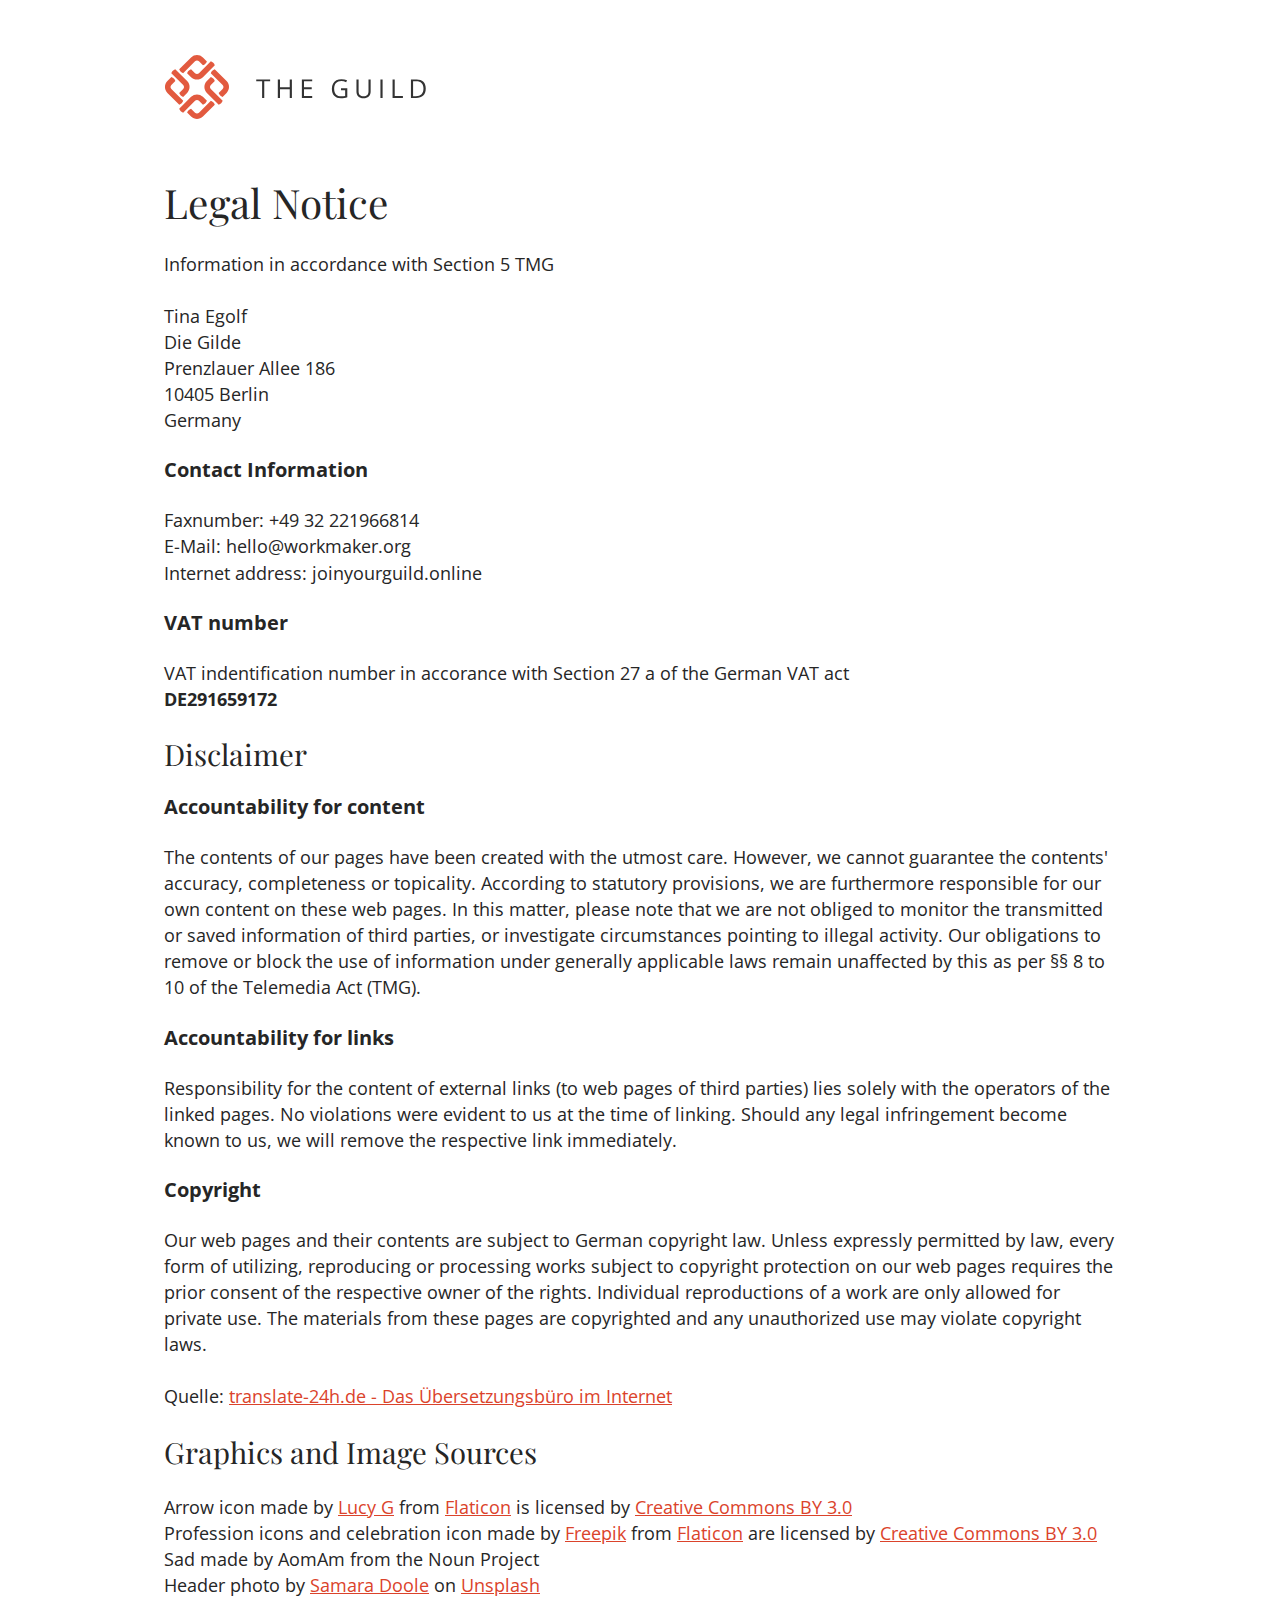
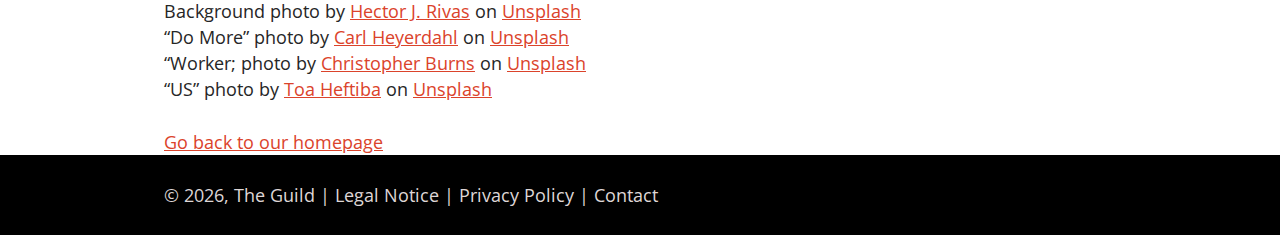
<file: legal-notice/index.html>
<!DOCTYPE html><html lang="en"><head><meta charSet="utf-8"/><meta http-equiv="x-ua-compatible" content="ie=edge"/><meta name="viewport" content="width=device-width, initial-scale=1, shrink-to-fit=no"/><style data-href="/component---src-pages-legal-notice-js.8318d8f0835aff50415a.css">.legal-notice{text-align:left;margin-bottom:4em}</style><style data-href="/1.521c49d6eae3dfde646e.css">.footer{padding:1.5em 0;background:var(--black)}.footer,.footer a{color:var(--primary)}.footer a{text-decoration:none;cursor:pointer}.footer p{margin-bottom:.5rem}.footer .desktop{text-align:left}.cc-about{display:none}body>div:nth-child(4)>div>div.cc-dialog-container.visible>div>div.cc-actions>a.cc-primary-btn:hover,body>div:nth-child(4)>div>div.cc-settings.cc-position-left.visible>div:first-child>a.cc-save-btn:hover{background:var(--accent);color:var(--white)}:root{--primary:#ded6d6;--secondary:#464543;--accent:#db432b;--white:#fff;--dark-grey:#262626;--light-grey:#bbb;--black:#000}html{font-family:Open Sans,sans-serif;-ms-text-size-adjust:100%;-webkit-text-size-adjust:100%}body{margin:0}article,aside,details,figcaption,figure,footer,header,main,menu,nav,section,summary{display:block}audio,canvas,progress,video{display:inline-block}audio:not([controls]){display:none;height:0}progress{vertical-align:baseline}[hidden],template{display:none}a{color:var(--accent);background-color:transparent;-webkit-text-decoration-skip:objects}a:active,a:hover{outline-width:0}abbr[title]{border-bottom:none;text-decoration:underline;-webkit-text-decoration:underline dotted;text-decoration:underline dotted}b,strong{font-weight:inherit;font-weight:bolder}dfn{font-style:italic}h1{font-size:2em;margin:.67em 0}mark{background-color:#ff0;color:#000}small{font-size:80%}sub,sup{font-size:75%;line-height:0;position:relative;vertical-align:baseline}sub{bottom:-.25em}sup{top:-.5em}img{border-style:none}svg:not(:root){overflow:hidden}code,kbd,pre,samp{font-family:monospace,monospace;font-size:1em}figure{margin:1em 40px}hr{box-sizing:content-box;height:0;overflow:visible}button,input,optgroup,select,textarea{font:inherit;margin:0}optgroup{font-weight:700}button,input{overflow:visible}button,select{text-transform:none}[type=reset],[type=submit],button,html [type=button]{-webkit-appearance:button}[type=button]::-moz-focus-inner,[type=reset]::-moz-focus-inner,[type=submit]::-moz-focus-inner,button::-moz-focus-inner{border-style:none;padding:0}[type=button]:-moz-focusring,[type=reset]:-moz-focusring,[type=submit]:-moz-focusring,button:-moz-focusring{outline:1px dotted ButtonText}fieldset{border:1px solid silver;margin:0 2px;padding:.35em .625em .75em}legend{box-sizing:border-box;color:inherit;display:table;max-width:100%;padding:0;white-space:normal}textarea{overflow:auto}[type=checkbox],[type=radio]{box-sizing:border-box;padding:0}[type=number]::-webkit-inner-spin-button,[type=number]::-webkit-outer-spin-button{height:auto}[type=search]{-webkit-appearance:textfield;outline-offset:-2px}[type=search]::-webkit-search-cancel-button,[type=search]::-webkit-search-decoration{-webkit-appearance:none}::-webkit-input-placeholder{color:inherit;opacity:.54}::-webkit-file-upload-button{-webkit-appearance:button;font:inherit}html{font:112.5%/1.45em georgia,serif;box-sizing:border-box;overflow-y:scroll}*,:after,:before{box-sizing:inherit}body{color:var(--dark-grey);text-align:center;font-family:Open Sans,sans-serif;font-weight:400;word-wrap:break-word;-webkit-font-kerning:normal;font-kerning:normal;-ms-font-feature-settings:"kern","liga","clig","calt";-webkit-font-feature-settings:"kern","liga","clig","calt";font-feature-settings:"kern","liga","clig","calt"}img{max-width:100%;padding:0;margin:0 0 1.45rem}h1{font-size:2.25rem}h1,h2{padding:0;margin:0 0 1.45rem;color:inherit;font-family:-apple-system,BlinkMacSystemFont,Segoe UI,Roboto,Oxygen,Ubuntu,Cantarell,Fira Sans,Droid Sans,Helvetica Neue,sans-serif;font-weight:700;text-rendering:optimizeLegibility;line-height:1.1}h2{font-size:1.62671rem}h3{padding:0;margin:0 0 1.45rem;color:inherit;font-family:-apple-system,BlinkMacSystemFont,Segoe UI,Roboto,Oxygen,Ubuntu,Cantarell,Fira Sans,Droid Sans,Helvetica Neue,sans-serif;font-weight:700;text-rendering:optimizeLegibility;font-size:1.38316rem;line-height:1.3}h4{font-size:1.1rem}h4,h5{padding:0;margin:0 0 1.45rem;color:inherit;font-family:-apple-system,BlinkMacSystemFont,Segoe UI,Roboto,Oxygen,Ubuntu,Cantarell,Fira Sans,Droid Sans,Helvetica Neue,sans-serif;font-weight:700;text-rendering:optimizeLegibility;line-height:1.1}h5{font-size:.85028rem}h6{color:inherit;font-family:-apple-system,BlinkMacSystemFont,Segoe UI,Roboto,Oxygen,Ubuntu,Cantarell,Fira Sans,Droid Sans,Helvetica Neue,sans-serif;font-weight:700;text-rendering:optimizeLegibility;font-size:.78405rem;line-height:1.1}h6,hgroup{padding:0;margin:0 0 1.45rem}ol,ul{padding:0;margin:0 0 1.45rem 1.45rem;list-style-position:outside;list-style-image:none}dd,dl,figure,p{padding:0;margin:0 0 1.45rem}pre{margin:0 0 1.45rem;font-size:.85rem;line-height:1.42;background:rgba(0,0,0,.04);border-radius:3px;overflow:auto;word-wrap:normal;padding:1.45rem}table{font-size:1rem;line-height:1.45rem;border-collapse:collapse;width:100%}fieldset,table{padding:0;margin:0 0 1.45rem}blockquote{padding:0;margin:0 1.45rem 1.45rem}form,iframe,noscript{padding:0;margin:0 0 1.45rem}hr{padding:0;margin:0 0 calc(1.45rem - 1px);background:rgba(0,0,0,.2);border:none;height:1px}address{padding:0;margin:0 0 1.45rem}b,dt,strong,th{font-weight:700}li{margin-bottom:.725rem}ol li,ul li{padding-left:0}li>ol,li>ul{margin-left:1.45rem;margin-bottom:.725rem;margin-top:.725rem}blockquote :last-child,li :last-child,p :last-child{margin-bottom:0}li>p{margin-bottom:.725rem}code,kbd,samp{font-size:.85rem;line-height:1.45rem}abbr,abbr[title],acronym{border-bottom:1px dotted rgba(0,0,0,.5);cursor:help}abbr[title]{text-decoration:none}td,th,thead{text-align:left}td,th{border-bottom:1px solid rgba(0,0,0,.12);font-feature-settings:"tnum";-moz-font-feature-settings:"tnum";-ms-font-feature-settings:"tnum";-webkit-font-feature-settings:"tnum";padding:.725rem .96667rem calc(.725rem - 1px)}td:first-child,th:first-child{padding-left:0}td:last-child,th:last-child{padding-right:0}code,tt{background-color:rgba(0,0,0,.04);border-radius:3px;font-family:SFMono-Regular,Consolas,Roboto Mono,Droid Sans Mono,Liberation Mono,Menlo,Courier,monospace;padding:.2em 0}pre code{background:none;line-height:1.42}code:after,code:before,tt:after,tt:before{letter-spacing:-.2em;content:" "}pre code:after,pre code:before,pre tt:after,pre tt:before{content:""}@media only screen and (max-width:480px){html{font-size:100%}}h1,h2,h3{font-family:Playfair Display,serif;font-weight:100}h4,h5,h6{font-family:Open Sans,sans-serif;font-weight:700}.page{display:flex;min-height:100vh;flex-direction:column;justify-content:space-between}.content{margin:0 auto;padding:0 2em;max-width:1024px}.flex{display:flex;justify-content:space-between}.flex>*{flex-grow:1;flex-basis:0}@media (max-width:960px){.desktop{display:none}}@media (min-width:960px){.mobile{display:none}}</style><meta name="generator" content="Gatsby 2.0.111"/><title data-react-helmet="true">Legal Notice | The Guild</title><link data-react-helmet="true" href="https://fonts.googleapis.com/css?family=Playfair+Display:700|Open+Sans:400,700" rel="stylesheet"/><meta data-react-helmet="true" name="description" content="The Guild Website"/><meta data-react-helmet="true" property="og:title" content="Legal Notice | The Guild"/><meta data-react-helmet="true" property="og:description" content="The Guild Website"/><meta data-react-helmet="true" property="og:type" content="website"/><meta data-react-helmet="true" name="keywords" content="legal-notice"/><script data-react-helmet="true" async="" src="https://www.googletagmanager.com/gtag/js?id=UA-134210860-1"></script><script data-react-helmet="true" type="text/javascript">
          var gtagId = 'UA-134210860-1';
          window['ga-disable-' + gtagId] = true;
          window.dataLayer = window.dataLayer || [];
          function gtag(){dataLayer.push(arguments);}
          gtag('js', new Date());
         </script><script data-react-helmet="true" src="https://cookiehub.net/cc/5a3c3724.js"></script><script data-react-helmet="true" type="text/javascript">
        window.addEventListener("load", function() {
        window.cookieconsent.initialise({
          onInitialise: function(status) {
            if (this.hasConsented('required')) {
            }
            if (this.hasConsented('analytics')) {
              window['ga-disable-UA-134210860-1'] = false;
              gtag('config', gtagId);
            }
            if (this.hasConsented('marketing')) {
            }
          },
          onAllow: function(category) {
            if (category == 'required') {
            }
            if (category == 'analytics') {
              window['ga-disable-UA-134210860-1'] = false;
              gtag('config', gtagId);
            }
            if (category == 'marketing') {
            }
          },
          onRevoke: function(category) {
            if (category == 'required') {
            }
            if (category == 'analytics') {
              window['ga-disable-UA-134210860-1'] = true;
            }
            if (category == 'marketing') {
            }
          }
        })
        });
        </script><link rel="shortcut icon" href="/icons/icon-48x48.png"/><link rel="manifest" href="/manifest.webmanifest"/><meta name="theme-color" content="#663399"/><link rel="apple-touch-icon" sizes="48x48" href="/icons/icon-48x48.png"/><link rel="apple-touch-icon" sizes="72x72" href="/icons/icon-72x72.png"/><link rel="apple-touch-icon" sizes="96x96" href="/icons/icon-96x96.png"/><link rel="apple-touch-icon" sizes="144x144" href="/icons/icon-144x144.png"/><link rel="apple-touch-icon" sizes="192x192" href="/icons/icon-192x192.png"/><link rel="apple-touch-icon" sizes="256x256" href="/icons/icon-256x256.png"/><link rel="apple-touch-icon" sizes="384x384" href="/icons/icon-384x384.png"/><link rel="apple-touch-icon" sizes="512x512" href="/icons/icon-512x512.png"/><link as="script" rel="preload" href="/webpack-runtime-b5956b37f09dc123a232.js"/><link as="script" rel="preload" href="/app-dac3057324e2b9667fba.js"/><link as="script" rel="preload" href="/0-9ab6489f97dce80dbbdb.js"/><link as="script" rel="preload" href="/1-85fb29142cc0adb4c6dc.js"/><link as="script" rel="preload" href="/component---src-pages-legal-notice-js-b85beff9d158aba526c5.js"/><link as="fetch" rel="preload" href="/static/d/932/path---legal-notice-24-b-314-NZuapzHg3X9TaN1iIixfv1W23E.json" crossOrigin="use-credentials"/></head><body><noscript id="gatsby-noscript">This app works best with JavaScript enabled.</noscript><div id="___gatsby"><div style="outline:none" tabindex="-1" role="group"><div class="page"><main><div class="legal-notice content"><a href="/"><img src="[data-uri]" style="margin:3rem 0" alt="The Guild Logo"/></a><h1>Legal Notice</h1><p>Information in accordance with Section 5 TMG</p><p>Tina Egolf<br/>Die Gilde<br/>Prenzlauer Allee 186<br/>10405 Berlin<br/>Germany</p><h4>Contact Information</h4><p>Faxnumber: +49 32 221966814<br/>E-Mail: hello@workmaker.org<br/>Internet address: joinyourguild.online</p><h4>VAT number</h4><p>VAT indentification number in accorance with Section 27 a of the German VAT act<br/><strong>DE291659172</strong></p><h2>Disclaimer</h2><h4>Accountability for content</h4><p>The contents of our pages have been created with the utmost care. However, we cannot guarantee the contents&#x27; accuracy, completeness or topicality. According to statutory provisions, we are furthermore responsible for our own content on these web pages. In this matter, please note that we are not obliged to monitor the transmitted or saved information of third parties, or investigate circumstances pointing to illegal activity. Our obligations to remove or block the use of information under generally applicable laws remain unaffected by this as per §§ 8 to 10 of the Telemedia Act (TMG).</p><h4>Accountability for links</h4><p>Responsibility for the content of external links (to web pages of third parties) lies solely with the operators of the linked pages. No violations were evident to us at the time of linking. Should any legal infringement become known to us, we will remove the respective link immediately.</p><h4>Copyright</h4><p>Our web pages and their contents are subject to German copyright law. Unless expressly permitted by law, every form of utilizing, reproducing or processing works subject to copyright protection on our web pages requires the prior consent of the respective owner of the rights. Individual reproductions of a work are only allowed for private use. The materials from these pages are copyrighted and any unauthorized use may violate copyright laws.</p><p>Quelle: <a href="http://www.translate-24h.de"> translate-24h.de - Das Übersetzungsbüro im Internet</a></p><h2>Graphics and Image Sources</h2><p>Arrow icon made by <a href="https://www.flaticon.com/authors/lucy-g">Lucy G</a> from <a href="https://www.flaticon.com/">Flaticon</a> is licensed by <a href="http://creativecommons.org/licenses/by/3.0/">Creative Commons BY 3.0</a><br/>Profession icons and celebration icon made by <a href="https://www.freepik.com">Freepik</a> from <a href="https://www.flaticon.com/">Flaticon</a> are licensed by <a href="http://creativecommons.org/licenses/by/3.0/">Creative Commons BY 3.0</a><br/>Sad made by AomAm from the Noun Project<br/>Header photo by <a href="https://unsplash.com/photos/3Zzsk2MG2AI?utm_source=unsplash&amp;utm_medium=referral&amp;utm_content=creditCopyText">Samara Doole</a> on <a href="https://unsplash.com/?utm_source=unsplash&amp;utm_medium=referral&amp;utm_content=creditCopyText">Unsplash</a><br/>Background photo by <a href="https://unsplash.com/photos/1FxMET2U5dU">Hector J. Rivas</a> on <a href="https://unsplash.com/?utm_source=unsplash&amp;utm_medium=referral&amp;utm_content=creditCopyText">Unsplash</a><br/>“Do More” photo by <a href="https://unsplash.com/photos/KE0nC8-58MQ?utm_source=unsplash&amp;utm_medium=referral&amp;utm_content=creditCopyText">Carl Heyerdahl</a> on <a href="https://unsplash.com/?utm_source=unsplash&amp;utm_medium=referral&amp;utm_content=creditCopyText">Unsplash</a><br/>“Worker; photo by <a href="https://unsplash.com/photos/8KfCR12oeUM">Christopher Burns</a> on <a href="https://unsplash.com/?utm_source=unsplash&amp;utm_medium=referral&amp;utm_content=creditCopyText">Unsplash</a><br/>“US” photo by <a href="https://unsplash.com/photos/rdoRdjOk-OY?utm_source=unsplash&amp;utm_medium=referral&amp;utm_content=creditCopyText">Toa Heftiba</a> on <a href="https://unsplash.com/?utm_source=unsplash&amp;utm_medium=referral&amp;utm_content=creditCopyText">Unsplash</a></p><a href="/">Go back to our homepage</a></div></main><footer class="footer"><div class="content"><div class="desktop">© <!-- -->2019<!-- -->, The Guild | <a href="/legal-notice">Legal Notice</a> | <a href="/privacy-policy">Privacy Policy</a> | <a href="mailto:team@jointheguild.online">Contact</a></div><div class="mobile"><p>© <!-- -->2019<!-- -->, The Guild</p><p><a href="/legal-notice">Legal Notice</a></p><p><a href="/privacy-policy">Privacy Policy</a></p><p><a href="mailto:team@jointheguild.online">Contact</a></p></div></div></footer></div></div></div><script id="gatsby-script-loader">/*<![CDATA[*/window.page={"componentChunkName":"component---src-pages-legal-notice-js","jsonName":"legal-notice-24b","path":"/legal-notice/"};window.dataPath="932/path---legal-notice-24-b-314-NZuapzHg3X9TaN1iIixfv1W23E";/*]]>*/</script><script id="gatsby-chunk-mapping">/*<![CDATA[*/window.___chunkMapping={"app":["/app-dac3057324e2b9667fba.js"],"component---src-pages-404-js":["/component---src-pages-404-js.521c49d6eae3dfde646e.css","/component---src-pages-404-js-34a9412902c3effc55a2.js"],"component---src-pages-index-js":["/component---src-pages-index-js.fa36846cf24c46217c77.css","/component---src-pages-index-js-c1064cedae87227fc420.js"],"component---src-pages-legal-notice-js":["/component---src-pages-legal-notice-js.8318d8f0835aff50415a.css","/component---src-pages-legal-notice-js-b85beff9d158aba526c5.js"],"component---src-pages-privacy-policy-js":["/component---src-pages-privacy-policy-js.ca63d0e709ea23454392.css","/component---src-pages-privacy-policy-js-cd82df746e42da6c4bf5.js"],"pages-manifest":["/pages-manifest-580788cacac6abc7771e.js"]};/*]]>*/</script><script src="/component---src-pages-legal-notice-js-b85beff9d158aba526c5.js" async=""></script><script src="/1-85fb29142cc0adb4c6dc.js" async=""></script><script src="/0-9ab6489f97dce80dbbdb.js" async=""></script><script src="/app-dac3057324e2b9667fba.js" async=""></script><script src="/webpack-runtime-b5956b37f09dc123a232.js" async=""></script></body></html>
</file>
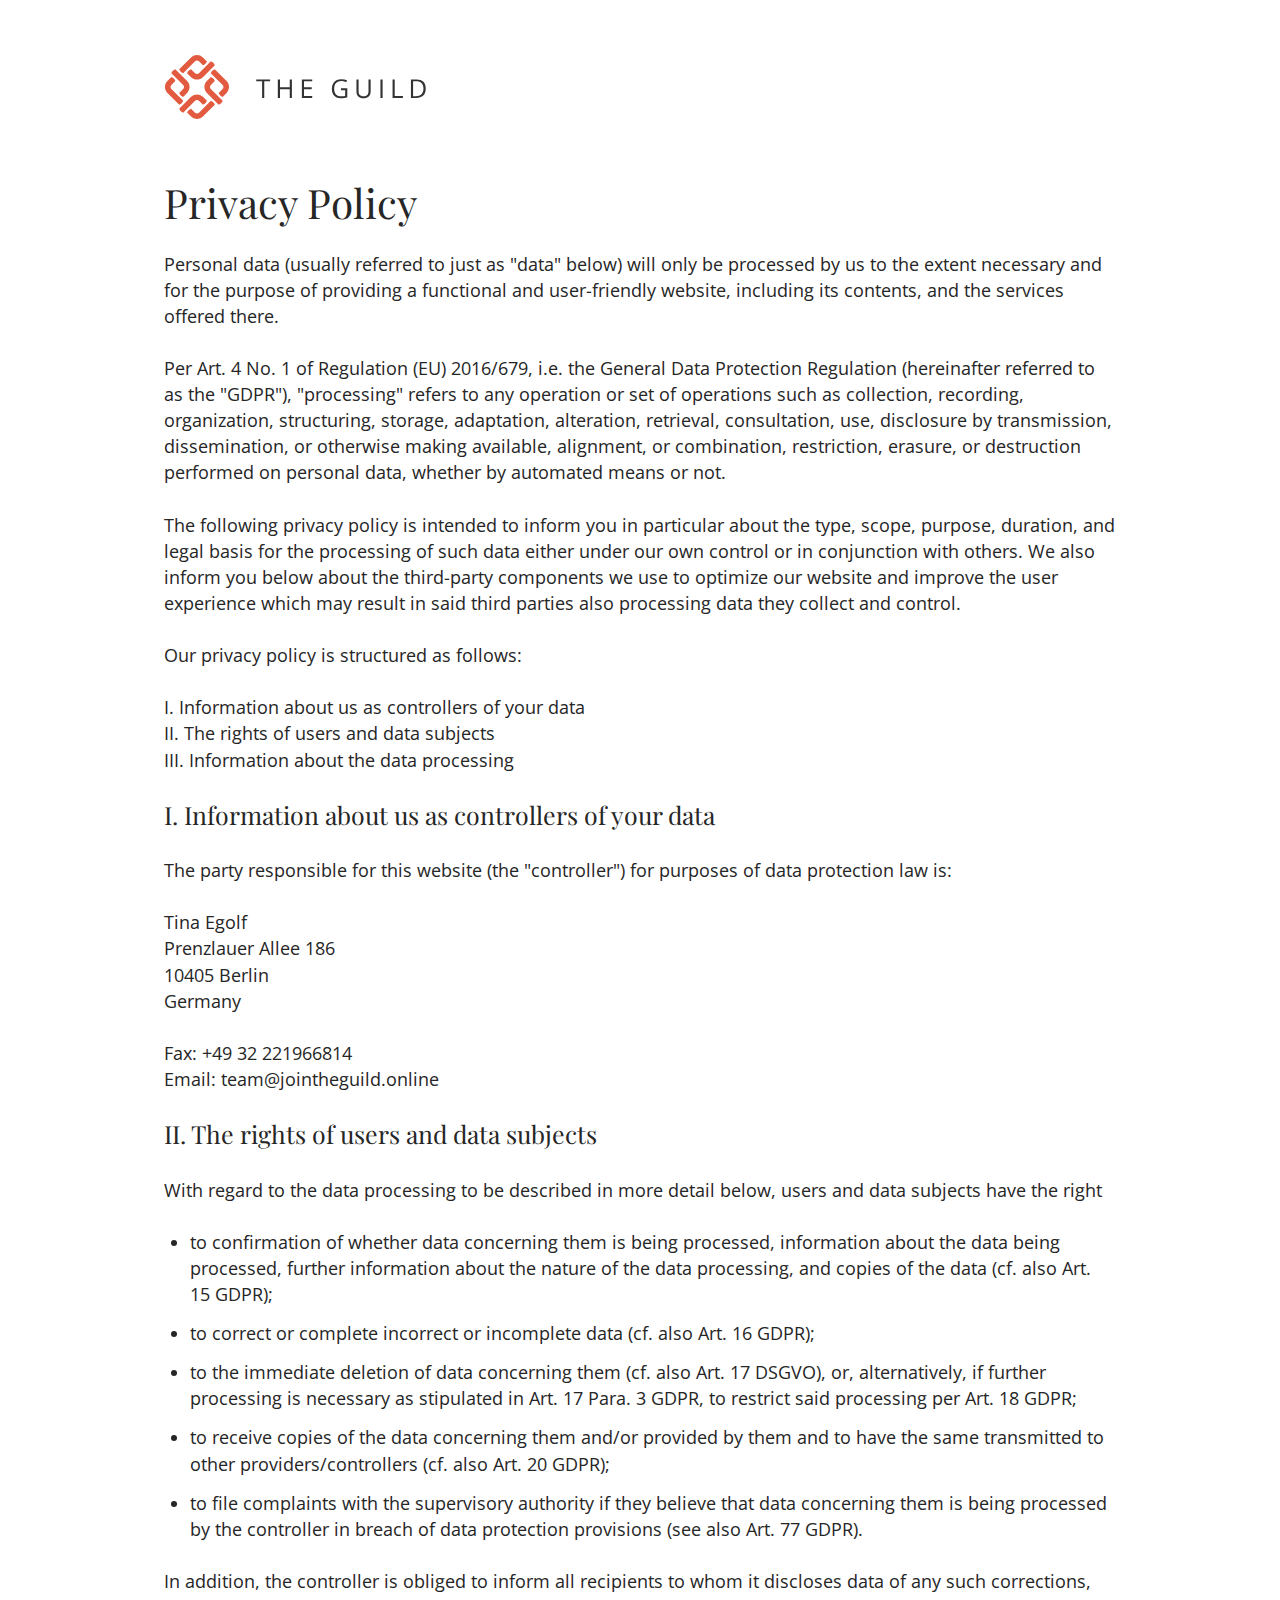
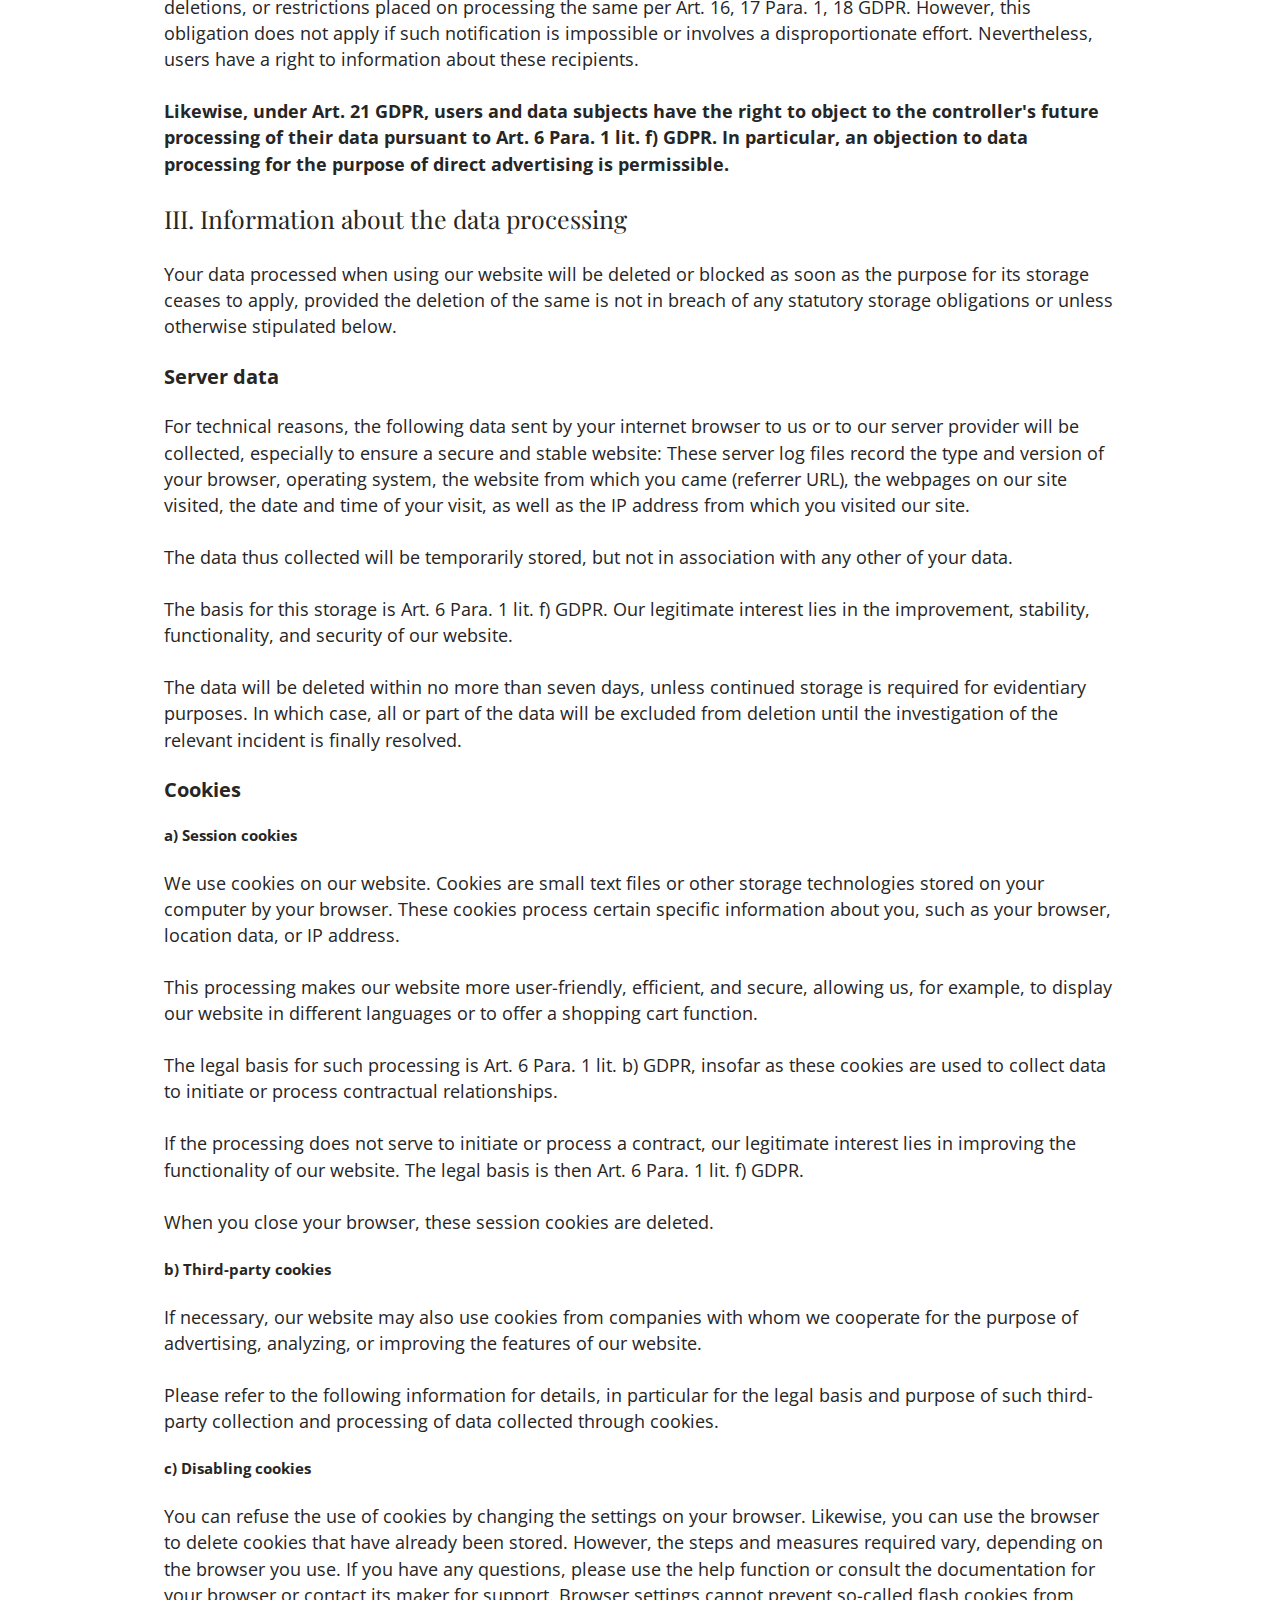
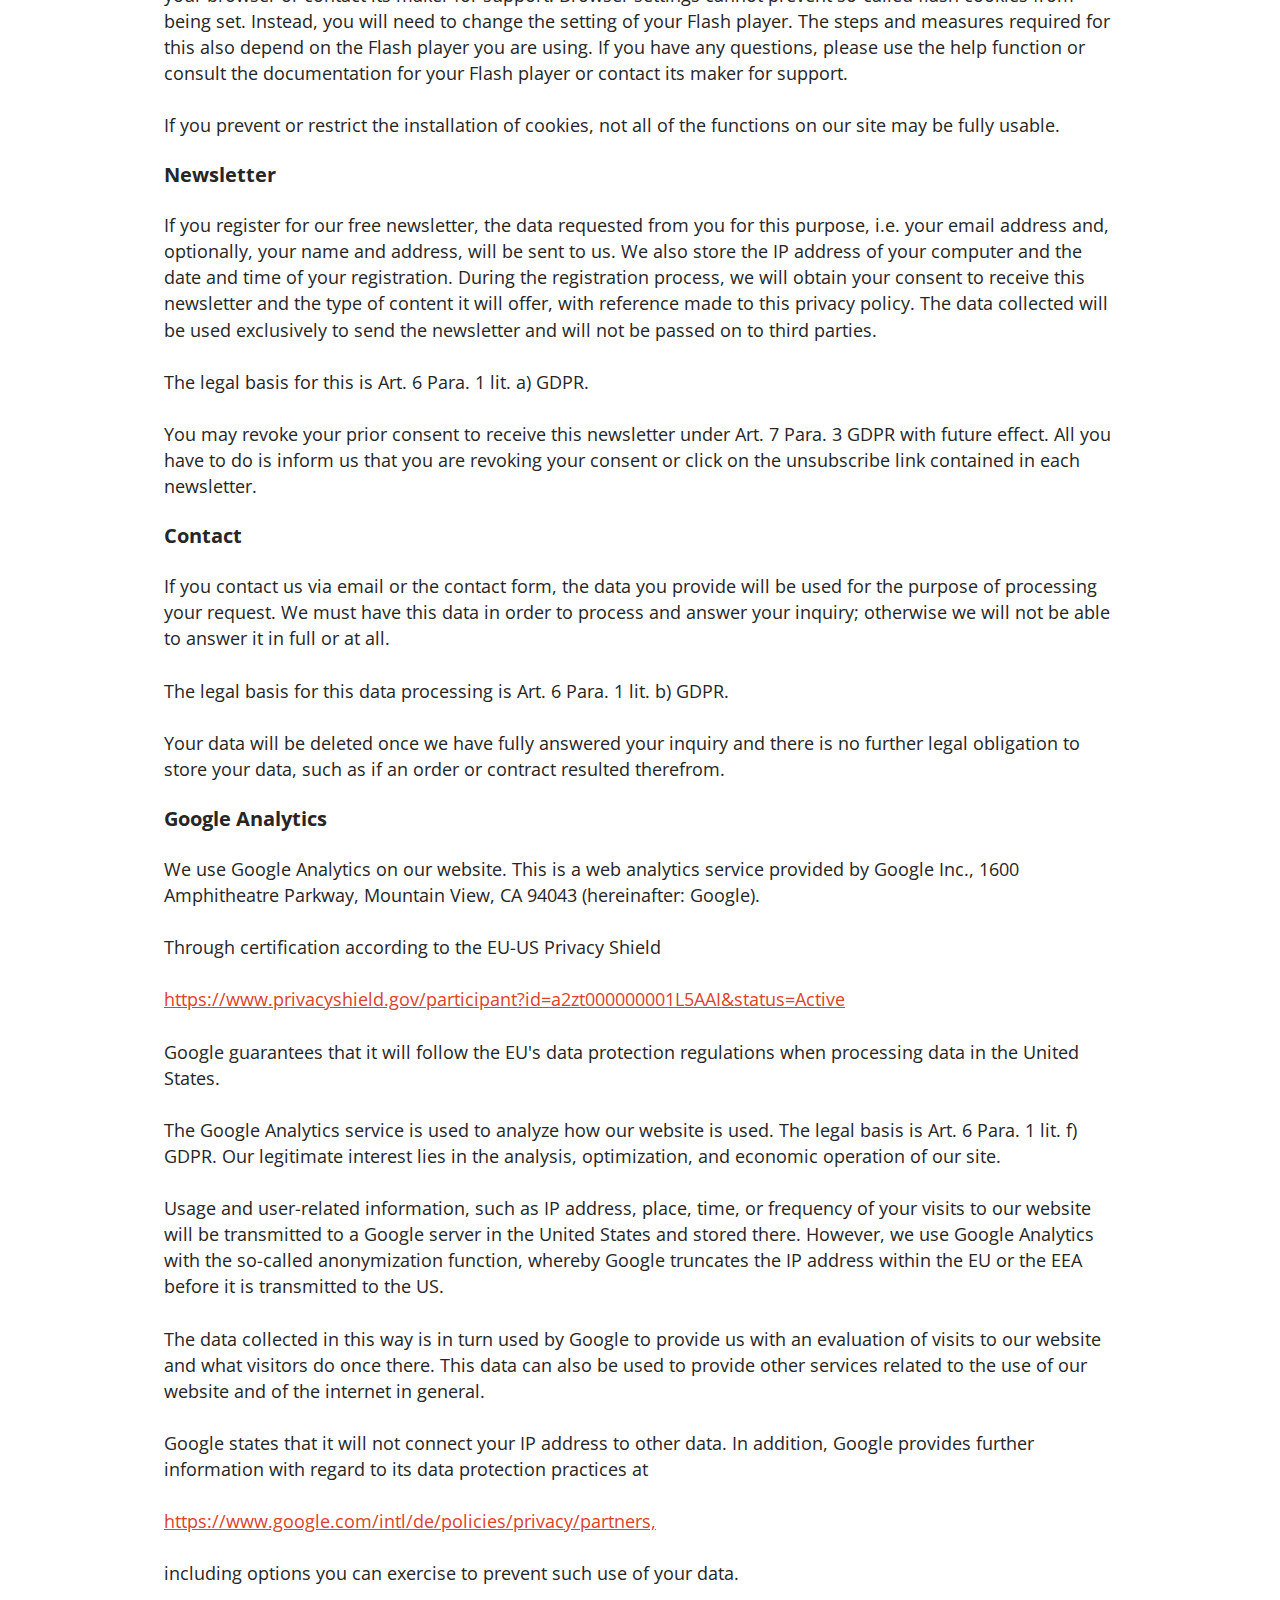
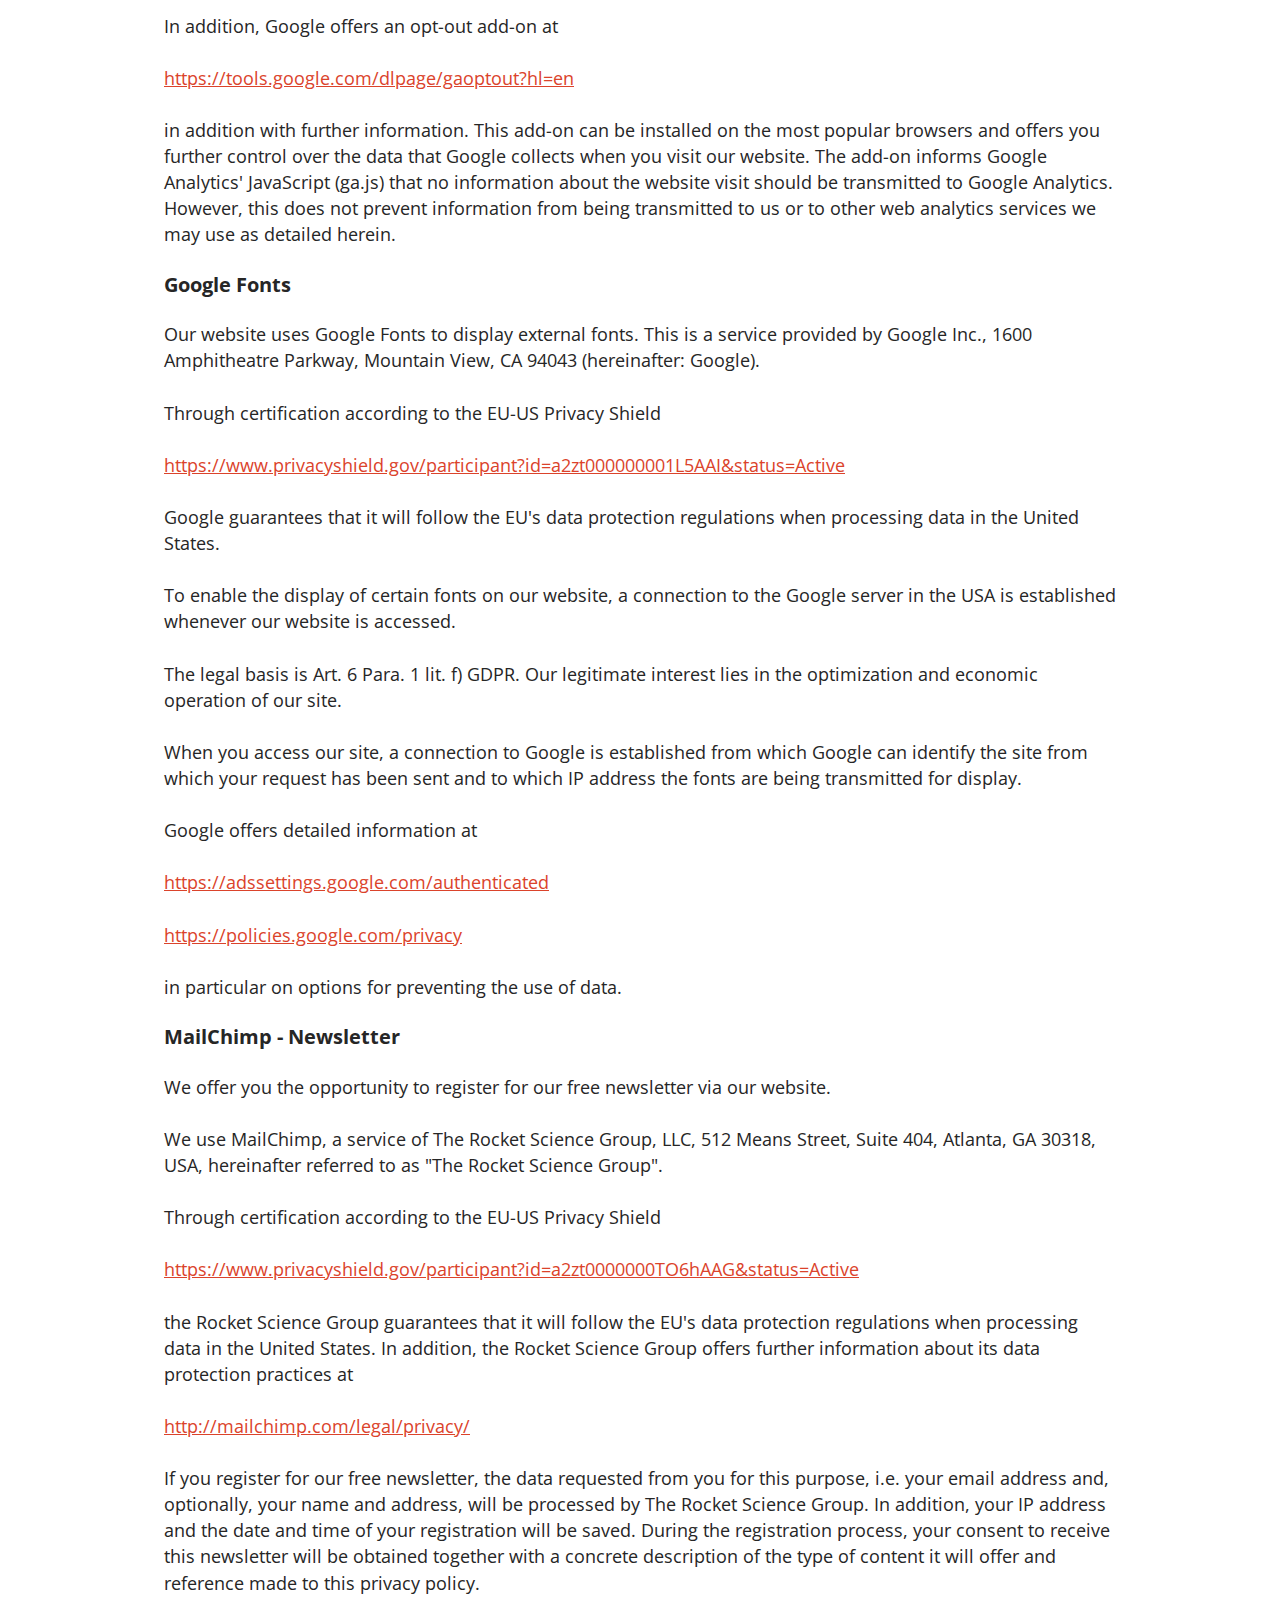
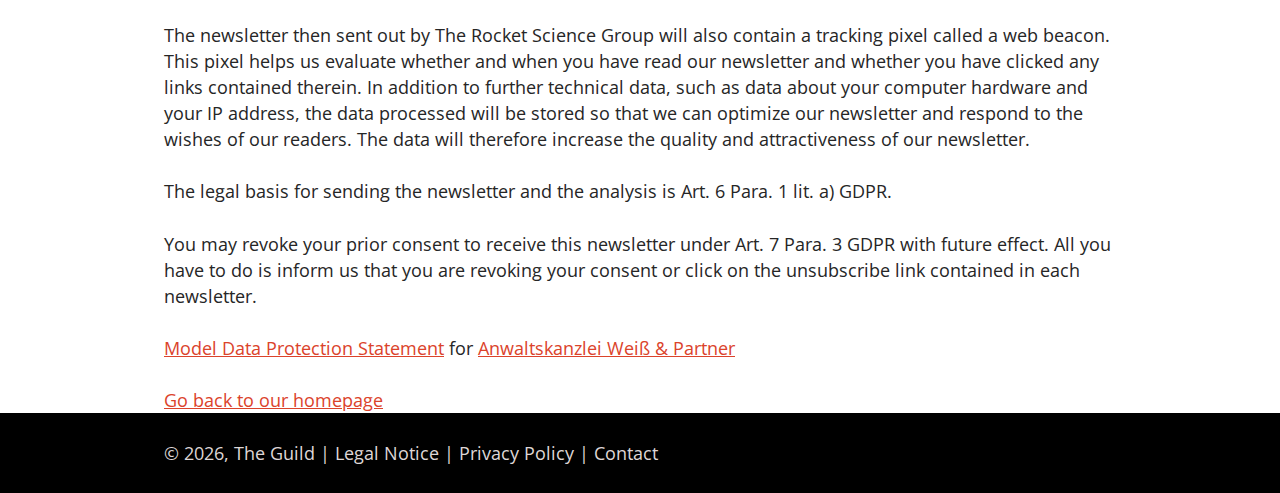
<file: privacy-policy/index.html>
<!DOCTYPE html><html lang="en"><head><meta charSet="utf-8"/><meta http-equiv="x-ua-compatible" content="ie=edge"/><meta name="viewport" content="width=device-width, initial-scale=1, shrink-to-fit=no"/><style data-href="/component---src-pages-privacy-policy-js.ca63d0e709ea23454392.css">.privacy-policy{text-align:left;margin-bottom:4em}</style><style data-href="/1.521c49d6eae3dfde646e.css">.footer{padding:1.5em 0;background:var(--black)}.footer,.footer a{color:var(--primary)}.footer a{text-decoration:none;cursor:pointer}.footer p{margin-bottom:.5rem}.footer .desktop{text-align:left}.cc-about{display:none}body>div:nth-child(4)>div>div.cc-dialog-container.visible>div>div.cc-actions>a.cc-primary-btn:hover,body>div:nth-child(4)>div>div.cc-settings.cc-position-left.visible>div:first-child>a.cc-save-btn:hover{background:var(--accent);color:var(--white)}:root{--primary:#ded6d6;--secondary:#464543;--accent:#db432b;--white:#fff;--dark-grey:#262626;--light-grey:#bbb;--black:#000}html{font-family:Open Sans,sans-serif;-ms-text-size-adjust:100%;-webkit-text-size-adjust:100%}body{margin:0}article,aside,details,figcaption,figure,footer,header,main,menu,nav,section,summary{display:block}audio,canvas,progress,video{display:inline-block}audio:not([controls]){display:none;height:0}progress{vertical-align:baseline}[hidden],template{display:none}a{color:var(--accent);background-color:transparent;-webkit-text-decoration-skip:objects}a:active,a:hover{outline-width:0}abbr[title]{border-bottom:none;text-decoration:underline;-webkit-text-decoration:underline dotted;text-decoration:underline dotted}b,strong{font-weight:inherit;font-weight:bolder}dfn{font-style:italic}h1{font-size:2em;margin:.67em 0}mark{background-color:#ff0;color:#000}small{font-size:80%}sub,sup{font-size:75%;line-height:0;position:relative;vertical-align:baseline}sub{bottom:-.25em}sup{top:-.5em}img{border-style:none}svg:not(:root){overflow:hidden}code,kbd,pre,samp{font-family:monospace,monospace;font-size:1em}figure{margin:1em 40px}hr{box-sizing:content-box;height:0;overflow:visible}button,input,optgroup,select,textarea{font:inherit;margin:0}optgroup{font-weight:700}button,input{overflow:visible}button,select{text-transform:none}[type=reset],[type=submit],button,html [type=button]{-webkit-appearance:button}[type=button]::-moz-focus-inner,[type=reset]::-moz-focus-inner,[type=submit]::-moz-focus-inner,button::-moz-focus-inner{border-style:none;padding:0}[type=button]:-moz-focusring,[type=reset]:-moz-focusring,[type=submit]:-moz-focusring,button:-moz-focusring{outline:1px dotted ButtonText}fieldset{border:1px solid silver;margin:0 2px;padding:.35em .625em .75em}legend{box-sizing:border-box;color:inherit;display:table;max-width:100%;padding:0;white-space:normal}textarea{overflow:auto}[type=checkbox],[type=radio]{box-sizing:border-box;padding:0}[type=number]::-webkit-inner-spin-button,[type=number]::-webkit-outer-spin-button{height:auto}[type=search]{-webkit-appearance:textfield;outline-offset:-2px}[type=search]::-webkit-search-cancel-button,[type=search]::-webkit-search-decoration{-webkit-appearance:none}::-webkit-input-placeholder{color:inherit;opacity:.54}::-webkit-file-upload-button{-webkit-appearance:button;font:inherit}html{font:112.5%/1.45em georgia,serif;box-sizing:border-box;overflow-y:scroll}*,:after,:before{box-sizing:inherit}body{color:var(--dark-grey);text-align:center;font-family:Open Sans,sans-serif;font-weight:400;word-wrap:break-word;-webkit-font-kerning:normal;font-kerning:normal;-ms-font-feature-settings:"kern","liga","clig","calt";-webkit-font-feature-settings:"kern","liga","clig","calt";font-feature-settings:"kern","liga","clig","calt"}img{max-width:100%;padding:0;margin:0 0 1.45rem}h1{font-size:2.25rem}h1,h2{padding:0;margin:0 0 1.45rem;color:inherit;font-family:-apple-system,BlinkMacSystemFont,Segoe UI,Roboto,Oxygen,Ubuntu,Cantarell,Fira Sans,Droid Sans,Helvetica Neue,sans-serif;font-weight:700;text-rendering:optimizeLegibility;line-height:1.1}h2{font-size:1.62671rem}h3{padding:0;margin:0 0 1.45rem;color:inherit;font-family:-apple-system,BlinkMacSystemFont,Segoe UI,Roboto,Oxygen,Ubuntu,Cantarell,Fira Sans,Droid Sans,Helvetica Neue,sans-serif;font-weight:700;text-rendering:optimizeLegibility;font-size:1.38316rem;line-height:1.3}h4{font-size:1.1rem}h4,h5{padding:0;margin:0 0 1.45rem;color:inherit;font-family:-apple-system,BlinkMacSystemFont,Segoe UI,Roboto,Oxygen,Ubuntu,Cantarell,Fira Sans,Droid Sans,Helvetica Neue,sans-serif;font-weight:700;text-rendering:optimizeLegibility;line-height:1.1}h5{font-size:.85028rem}h6{color:inherit;font-family:-apple-system,BlinkMacSystemFont,Segoe UI,Roboto,Oxygen,Ubuntu,Cantarell,Fira Sans,Droid Sans,Helvetica Neue,sans-serif;font-weight:700;text-rendering:optimizeLegibility;font-size:.78405rem;line-height:1.1}h6,hgroup{padding:0;margin:0 0 1.45rem}ol,ul{padding:0;margin:0 0 1.45rem 1.45rem;list-style-position:outside;list-style-image:none}dd,dl,figure,p{padding:0;margin:0 0 1.45rem}pre{margin:0 0 1.45rem;font-size:.85rem;line-height:1.42;background:rgba(0,0,0,.04);border-radius:3px;overflow:auto;word-wrap:normal;padding:1.45rem}table{font-size:1rem;line-height:1.45rem;border-collapse:collapse;width:100%}fieldset,table{padding:0;margin:0 0 1.45rem}blockquote{padding:0;margin:0 1.45rem 1.45rem}form,iframe,noscript{padding:0;margin:0 0 1.45rem}hr{padding:0;margin:0 0 calc(1.45rem - 1px);background:rgba(0,0,0,.2);border:none;height:1px}address{padding:0;margin:0 0 1.45rem}b,dt,strong,th{font-weight:700}li{margin-bottom:.725rem}ol li,ul li{padding-left:0}li>ol,li>ul{margin-left:1.45rem;margin-bottom:.725rem;margin-top:.725rem}blockquote :last-child,li :last-child,p :last-child{margin-bottom:0}li>p{margin-bottom:.725rem}code,kbd,samp{font-size:.85rem;line-height:1.45rem}abbr,abbr[title],acronym{border-bottom:1px dotted rgba(0,0,0,.5);cursor:help}abbr[title]{text-decoration:none}td,th,thead{text-align:left}td,th{border-bottom:1px solid rgba(0,0,0,.12);font-feature-settings:"tnum";-moz-font-feature-settings:"tnum";-ms-font-feature-settings:"tnum";-webkit-font-feature-settings:"tnum";padding:.725rem .96667rem calc(.725rem - 1px)}td:first-child,th:first-child{padding-left:0}td:last-child,th:last-child{padding-right:0}code,tt{background-color:rgba(0,0,0,.04);border-radius:3px;font-family:SFMono-Regular,Consolas,Roboto Mono,Droid Sans Mono,Liberation Mono,Menlo,Courier,monospace;padding:.2em 0}pre code{background:none;line-height:1.42}code:after,code:before,tt:after,tt:before{letter-spacing:-.2em;content:" "}pre code:after,pre code:before,pre tt:after,pre tt:before{content:""}@media only screen and (max-width:480px){html{font-size:100%}}h1,h2,h3{font-family:Playfair Display,serif;font-weight:100}h4,h5,h6{font-family:Open Sans,sans-serif;font-weight:700}.page{display:flex;min-height:100vh;flex-direction:column;justify-content:space-between}.content{margin:0 auto;padding:0 2em;max-width:1024px}.flex{display:flex;justify-content:space-between}.flex>*{flex-grow:1;flex-basis:0}@media (max-width:960px){.desktop{display:none}}@media (min-width:960px){.mobile{display:none}}</style><meta name="generator" content="Gatsby 2.0.111"/><title data-react-helmet="true">Privacy Policy | The Guild</title><link data-react-helmet="true" href="https://fonts.googleapis.com/css?family=Playfair+Display:700|Open+Sans:400,700" rel="stylesheet"/><meta data-react-helmet="true" name="description" content="The Guild Website"/><meta data-react-helmet="true" property="og:title" content="Privacy Policy | The Guild"/><meta data-react-helmet="true" property="og:description" content="The Guild Website"/><meta data-react-helmet="true" property="og:type" content="website"/><meta data-react-helmet="true" name="keywords" content="privacy-policy"/><script data-react-helmet="true" async="" src="https://www.googletagmanager.com/gtag/js?id=UA-134210860-1"></script><script data-react-helmet="true" type="text/javascript">
          var gtagId = 'UA-134210860-1';
          window['ga-disable-' + gtagId] = true;
          window.dataLayer = window.dataLayer || [];
          function gtag(){dataLayer.push(arguments);}
          gtag('js', new Date());
         </script><script data-react-helmet="true" src="https://cookiehub.net/cc/5a3c3724.js"></script><script data-react-helmet="true" type="text/javascript">
        window.addEventListener("load", function() {
        window.cookieconsent.initialise({
          onInitialise: function(status) {
            if (this.hasConsented('required')) {
            }
            if (this.hasConsented('analytics')) {
              window['ga-disable-UA-134210860-1'] = false;
              gtag('config', gtagId);
            }
            if (this.hasConsented('marketing')) {
            }
          },
          onAllow: function(category) {
            if (category == 'required') {
            }
            if (category == 'analytics') {
              window['ga-disable-UA-134210860-1'] = false;
              gtag('config', gtagId);
            }
            if (category == 'marketing') {
            }
          },
          onRevoke: function(category) {
            if (category == 'required') {
            }
            if (category == 'analytics') {
              window['ga-disable-UA-134210860-1'] = true;
            }
            if (category == 'marketing') {
            }
          }
        })
        });
        </script><link rel="shortcut icon" href="/icons/icon-48x48.png"/><link rel="manifest" href="/manifest.webmanifest"/><meta name="theme-color" content="#663399"/><link rel="apple-touch-icon" sizes="48x48" href="/icons/icon-48x48.png"/><link rel="apple-touch-icon" sizes="72x72" href="/icons/icon-72x72.png"/><link rel="apple-touch-icon" sizes="96x96" href="/icons/icon-96x96.png"/><link rel="apple-touch-icon" sizes="144x144" href="/icons/icon-144x144.png"/><link rel="apple-touch-icon" sizes="192x192" href="/icons/icon-192x192.png"/><link rel="apple-touch-icon" sizes="256x256" href="/icons/icon-256x256.png"/><link rel="apple-touch-icon" sizes="384x384" href="/icons/icon-384x384.png"/><link rel="apple-touch-icon" sizes="512x512" href="/icons/icon-512x512.png"/><link as="script" rel="preload" href="/webpack-runtime-b5956b37f09dc123a232.js"/><link as="script" rel="preload" href="/app-dac3057324e2b9667fba.js"/><link as="script" rel="preload" href="/0-9ab6489f97dce80dbbdb.js"/><link as="script" rel="preload" href="/1-85fb29142cc0adb4c6dc.js"/><link as="script" rel="preload" href="/component---src-pages-privacy-policy-js-cd82df746e42da6c4bf5.js"/><link as="fetch" rel="preload" href="/static/d/223/path---privacy-policy-6-b-7-610-NZuapzHg3X9TaN1iIixfv1W23E.json" crossOrigin="use-credentials"/></head><body><noscript id="gatsby-noscript">This app works best with JavaScript enabled.</noscript><div id="___gatsby"><div style="outline:none" tabindex="-1" role="group"><div class="page"><main><div class="privacy-policy content"><a href="/"><img src="[data-uri]" style="margin:3rem 0" alt="The Guild Logo"/></a><h1>Privacy Policy</h1><p>Personal data (usually referred to just as &quot;data&quot; below) will only be processed by us to the extent necessary and for the purpose of providing a functional and user-friendly website, including its contents, and the services offered there.</p><p>Per Art. 4 No. 1 of Regulation (EU) 2016/679, i.e. the General Data Protection Regulation (hereinafter referred to as the &quot;GDPR&quot;), &quot;processing&quot; refers to any operation or set of operations such as collection, recording, organization, structuring, storage, adaptation, alteration, retrieval, consultation, use, disclosure by transmission, dissemination, or otherwise making available, alignment, or combination, restriction, erasure, or destruction performed on personal data, whether by automated means or not.</p><p>The following privacy policy is intended to inform you in particular about the type, scope, purpose, duration, and legal basis for the processing of such data either under our own control or in conjunction with others. We also inform you below about the third-party components we use to optimize our website and improve the user experience which may result in said third parties also processing data they collect and control.</p><p>Our privacy policy is structured as follows:</p><p>I. Information about us as controllers of your data<br/>II. The rights of users and data subjects<br/>III. Information about the data processing</p><h3>I. Information about us as controllers of your data</h3><p>The party responsible for this website (the &quot;controller&quot;) for purposes of data protection law is:</p><p>Tina Egolf<br/>Prenzlauer Allee 186<br/>10405 Berlin<br/>Germany</p><p>Fax: +49 32 221966814<br/>Email: team@jointheguild.online</p><h3>II. The rights of users and data subjects</h3><p>With regard to the data processing to be described in more detail below, users and data subjects have the right</p><ul><li>to confirmation of whether data concerning them is being processed, information about the data being processed, further information about the nature of the data processing, and copies of the data (cf. also Art. 15 GDPR);</li><li>to correct or complete incorrect or incomplete data (cf. also Art. 16 GDPR);</li><li>to the immediate deletion of data concerning them (cf. also Art. 17 DSGVO), or, alternatively, if further processing is necessary as stipulated in Art. 17 Para. 3 GDPR, to restrict said processing per Art. 18 GDPR;</li><li>to receive copies of the data concerning them and/or provided by them and to have the same transmitted to other providers/controllers (cf. also Art. 20 GDPR);</li><li>to file complaints with the supervisory authority if they believe that data concerning them is being processed by the controller in breach of data protection provisions (see also Art. 77 GDPR).</li></ul><p>In addition, the controller is obliged to inform all recipients to whom it discloses data of any such corrections, deletions, or restrictions placed on processing the same per Art. 16, 17 Para. 1, 18 GDPR. However, this obligation does not apply if such notification is impossible or involves a disproportionate effort. Nevertheless, users have a right to information about these recipients.</p><p><strong>Likewise, under Art. 21 GDPR, users and data subjects have the right to object to the controller&#x27;s future processing of their data pursuant to Art. 6 Para. 1 lit. f) GDPR. In particular, an objection to data processing for the purpose of direct advertising is permissible.</strong></p><h3>III. Information about the data processing</h3><p>Your data processed when using our website will be deleted or blocked as soon as the purpose for its storage ceases to apply, provided the deletion of the same is not in breach of any statutory storage obligations or unless otherwise stipulated below.</p><h4>Server data</h4><p>For technical reasons, the following data sent by your internet browser to us or to our server provider will be collected, especially to ensure a secure and stable website: These server log files record the type and version of your browser, operating system, the website from which you came (referrer URL), the webpages on our site visited, the date and time of your visit, as well as the IP address from which you visited our site.</p><p>The data thus collected will be temporarily stored, but not in association with any other of your data.</p><p>The basis for this storage is Art. 6 Para. 1 lit. f) GDPR. Our legitimate interest lies in the improvement, stability, functionality, and security of our website.</p><p>The data will be deleted within no more than seven days, unless continued storage is required for evidentiary purposes. In which case, all or part of the data will be excluded from deletion until the investigation of the relevant incident is finally resolved.</p><h4>Cookies</h4><h5>a) Session cookies</h5><p>We use cookies on our website. Cookies are small text files or other storage technologies stored on your computer by your browser. These cookies process certain specific information about you, such as your browser, location data, or IP address.  </p><p>This processing makes our website more user-friendly, efficient, and secure, allowing us, for example, to display our website in different languages or to offer a shopping cart function.</p><p>The legal basis for such processing is Art. 6 Para. 1 lit. b) GDPR, insofar as these cookies are used to collect data to initiate or process contractual relationships.</p><p>If the processing does not serve to initiate or process a contract, our legitimate interest lies in improving the functionality of our website. The legal basis is then Art. 6 Para. 1 lit. f) GDPR.</p><p>When you close your browser, these session cookies are deleted.</p><h5>b) Third-party cookies</h5><p>If necessary, our website may also use cookies from companies with whom we cooperate for the purpose of advertising, analyzing, or improving the features of our website.</p><p>Please refer to the following information for details, in particular for the legal basis and purpose of such third-party collection and processing of data collected through cookies.</p><h5>c) Disabling cookies</h5><p>You can refuse the use of cookies by changing the settings on your browser. Likewise, you can use the browser to delete cookies that have already been stored. However, the steps and measures required vary, depending on the browser you use. If you have any questions, please use the help function or consult the documentation for your browser or contact its maker for support. Browser settings cannot prevent so-called flash cookies from being set. Instead, you will need to change the setting of your Flash player. The steps and measures required for this also depend on the Flash player you are using. If you have any questions, please use the help function or consult the documentation for your Flash player or contact its maker for support.</p><p>If you prevent or restrict the installation of cookies, not all of the functions on our site may be fully usable.</p><h4>Newsletter</h4><p>If you register for our free newsletter, the data requested from you for this purpose, i.e. your email address and, optionally, your name and address, will be sent to us. We also store the IP address of your computer and the date and time of your registration. During the registration process, we will obtain your consent to receive this newsletter and the type of content it will offer, with reference made to this privacy policy. The data collected will be used exclusively to send the newsletter and will not be passed on to third parties.</p><p>The legal basis for this is Art. 6 Para. 1 lit. a) GDPR.</p><p>You may revoke your prior consent to receive this newsletter under Art. 7 Para. 3 GDPR with future effect. All you have to do is inform us that you are revoking your consent or click on the unsubscribe link contained in each newsletter.</p><h4>Contact</h4><p>If you contact us via email or the contact form, the data you provide will be used for the purpose of processing your request. We must have this data in order to process and answer your inquiry; otherwise we will not be able to answer it in full or at all.</p><p>The legal basis for this data processing is Art. 6 Para. 1 lit. b) GDPR.</p><p>Your data will be deleted once we have fully answered your inquiry and there is no further legal obligation to store your data, such as if an order or contract resulted therefrom.</p><h4>Google Analytics</h4><p>We use Google Analytics on our website. This is a web analytics service provided by Google Inc., 1600 Amphitheatre Parkway, Mountain View, CA 94043 (hereinafter: Google).</p><p>Through certification according to the EU-US Privacy Shield</p><p><a href="https://www.privacyshield.gov/participant?id=a2zt000000001L5AAI&amp;status=Active">https://www.privacyshield.gov/participant?id=a2zt000000001L5AAI&amp;status=Active</a></p><p>Google guarantees that it will follow the EU&#x27;s data protection regulations when processing data in the United States.</p><p>The Google Analytics service is used to analyze how our website is used. The legal basis is Art. 6 Para. 1 lit. f) GDPR. Our legitimate interest lies in the analysis, optimization, and economic operation of our site.</p><p>Usage and user-related information, such as IP address, place, time, or frequency of your visits to our website will be transmitted to a Google server in the United States and stored there. However, we use Google Analytics with the so-called anonymization function, whereby Google truncates the IP address within the EU or the EEA before it is transmitted to the US.</p><p>The data collected in this way is in turn used by Google to provide us with an evaluation of visits to our website and what visitors do once there. This data can also be used to provide other services related to the use of our website and of the internet in general.</p><p>Google states that it will not connect your IP address to other data. In addition, Google provides further information with regard to its data protection practices at</p><p><a href="https://www.google.com/intl/de/policies/privacy/partners">https://www.google.com/intl/de/policies/privacy/partners,</a></p><p>including options you can exercise to prevent such use of your data.</p><p>In addition, Google offers an opt-out add-on at</p><p><a href="https://tools.google.com/dlpage/gaoptout?hl=de">https://tools.google.com/dlpage/gaoptout?hl=en</a></p><p>in addition with further information. This add-on can be installed on the most popular browsers and offers you further control over the data that Google collects when you visit our website. The add-on informs Google Analytics&#x27; JavaScript (ga.js) that no information about the website visit should be transmitted to Google Analytics. However, this does not prevent information from being transmitted to us or to other web analytics services we may use as detailed herein.</p><h4>Google Fonts</h4><p>Our website uses Google Fonts to display external fonts. This is a service provided by Google Inc., 1600 Amphitheatre Parkway, Mountain View, CA 94043 (hereinafter: Google).</p><p>Through certification according to the EU-US Privacy Shield</p><p><a href="https://www.privacyshield.gov/participant?id=a2zt000000001L5AAI&amp;status=Active">https://www.privacyshield.gov/participant?id=a2zt000000001L5AAI&amp;status=Active</a></p><p>Google guarantees that it will follow the EU&#x27;s data protection regulations when processing data in the United States.</p><p>To enable the display of certain fonts on our website, a connection to the Google server in the USA is established whenever our website is accessed.</p><p>The legal basis is Art. 6 Para. 1 lit. f) GDPR. Our legitimate interest lies in the optimization and economic operation of our site.</p><p>When you access our site, a connection to Google is established from which Google can identify the site from which your request has been sent and to which IP address the fonts are being transmitted for display.</p><p>Google offers detailed information at</p><p><a href="https://adssettings.google.com/authenticated">https://adssettings.google.com/authenticated</a></p><p><a href="https://policies.google.com/privacy">https://policies.google.com/privacy</a></p><p>in particular on options for preventing the use of data.</p><h4>MailChimp - Newsletter</h4><p>We offer you the opportunity to register for our free newsletter via our website.</p><p>We use MailChimp, a service of The Rocket Science Group, LLC, 512 Means Street, Suite 404, Atlanta, GA 30318, USA, hereinafter referred to as &quot;The Rocket Science Group&quot;.</p><p>Through certification according to the EU-US Privacy Shield</p><p><a href="https://www.privacyshield.gov/participant?id=a2zt0000000TO6hAAG&amp;status=Active">https://www.privacyshield.gov/participant?id=a2zt0000000TO6hAAG&amp;status=Active</a></p><p>the Rocket Science Group guarantees that it will follow the EU&#x27;s data protection regulations when processing data in the United States. In addition, the Rocket Science Group offers further information about its data protection practices at</p><p><a href="http://mailchimp.com/legal/privacy/">http://mailchimp.com/legal/privacy/</a></p><p>If you register for our free newsletter, the data requested from you for this purpose, i.e. your email address and, optionally, your name and address, will be processed by The Rocket Science Group. In addition, your IP address and the date and time of your registration will be saved. During the registration process, your consent to receive this newsletter will be obtained together with a concrete description of the type of content it will offer and reference made to this privacy policy.</p><p>The newsletter then sent out by The Rocket Science Group will also contain a tracking pixel called a web beacon. This pixel helps us evaluate whether and when you have read our newsletter and whether you have clicked any links contained therein. In addition to further technical data, such as data about your computer hardware and your IP address, the data processed will be stored so that we can optimize our newsletter and respond to the wishes of our readers. The data will therefore increase the quality and attractiveness of our newsletter.</p><p>The legal basis for sending the newsletter and the analysis is Art. 6 Para. 1 lit. a) GDPR.</p><p>You may revoke your prior consent to receive this newsletter under Art. 7 Para. 3 GDPR with future effect. All you have to do is inform us that you are revoking your consent or click on the unsubscribe link contained in each newsletter.</p><p><a href="https://www.ratgeberrecht.eu/leistungen/muster-datenschutzerklaerung.html">Model Data Protection Statement</a> for <a href="https://www.ratgeberrecht.eu/">Anwaltskanzlei Weiß &amp; Partner</a></p><a href="/">Go back to our homepage</a></div></main><footer class="footer"><div class="content"><div class="desktop">© <!-- -->2019<!-- -->, The Guild | <a href="/legal-notice">Legal Notice</a> | <a href="/privacy-policy">Privacy Policy</a> | <a href="mailto:team@jointheguild.online">Contact</a></div><div class="mobile"><p>© <!-- -->2019<!-- -->, The Guild</p><p><a href="/legal-notice">Legal Notice</a></p><p><a href="/privacy-policy">Privacy Policy</a></p><p><a href="mailto:team@jointheguild.online">Contact</a></p></div></div></footer></div></div></div><script id="gatsby-script-loader">/*<![CDATA[*/window.page={"componentChunkName":"component---src-pages-privacy-policy-js","jsonName":"privacy-policy-6b7","path":"/privacy-policy/"};window.dataPath="223/path---privacy-policy-6-b-7-610-NZuapzHg3X9TaN1iIixfv1W23E";/*]]>*/</script><script id="gatsby-chunk-mapping">/*<![CDATA[*/window.___chunkMapping={"app":["/app-dac3057324e2b9667fba.js"],"component---src-pages-404-js":["/component---src-pages-404-js.521c49d6eae3dfde646e.css","/component---src-pages-404-js-34a9412902c3effc55a2.js"],"component---src-pages-index-js":["/component---src-pages-index-js.fa36846cf24c46217c77.css","/component---src-pages-index-js-c1064cedae87227fc420.js"],"component---src-pages-legal-notice-js":["/component---src-pages-legal-notice-js.8318d8f0835aff50415a.css","/component---src-pages-legal-notice-js-b85beff9d158aba526c5.js"],"component---src-pages-privacy-policy-js":["/component---src-pages-privacy-policy-js.ca63d0e709ea23454392.css","/component---src-pages-privacy-policy-js-cd82df746e42da6c4bf5.js"],"pages-manifest":["/pages-manifest-580788cacac6abc7771e.js"]};/*]]>*/</script><script src="/component---src-pages-privacy-policy-js-cd82df746e42da6c4bf5.js" async=""></script><script src="/1-85fb29142cc0adb4c6dc.js" async=""></script><script src="/0-9ab6489f97dce80dbbdb.js" async=""></script><script src="/app-dac3057324e2b9667fba.js" async=""></script><script src="/webpack-runtime-b5956b37f09dc123a232.js" async=""></script></body></html>
</file>
